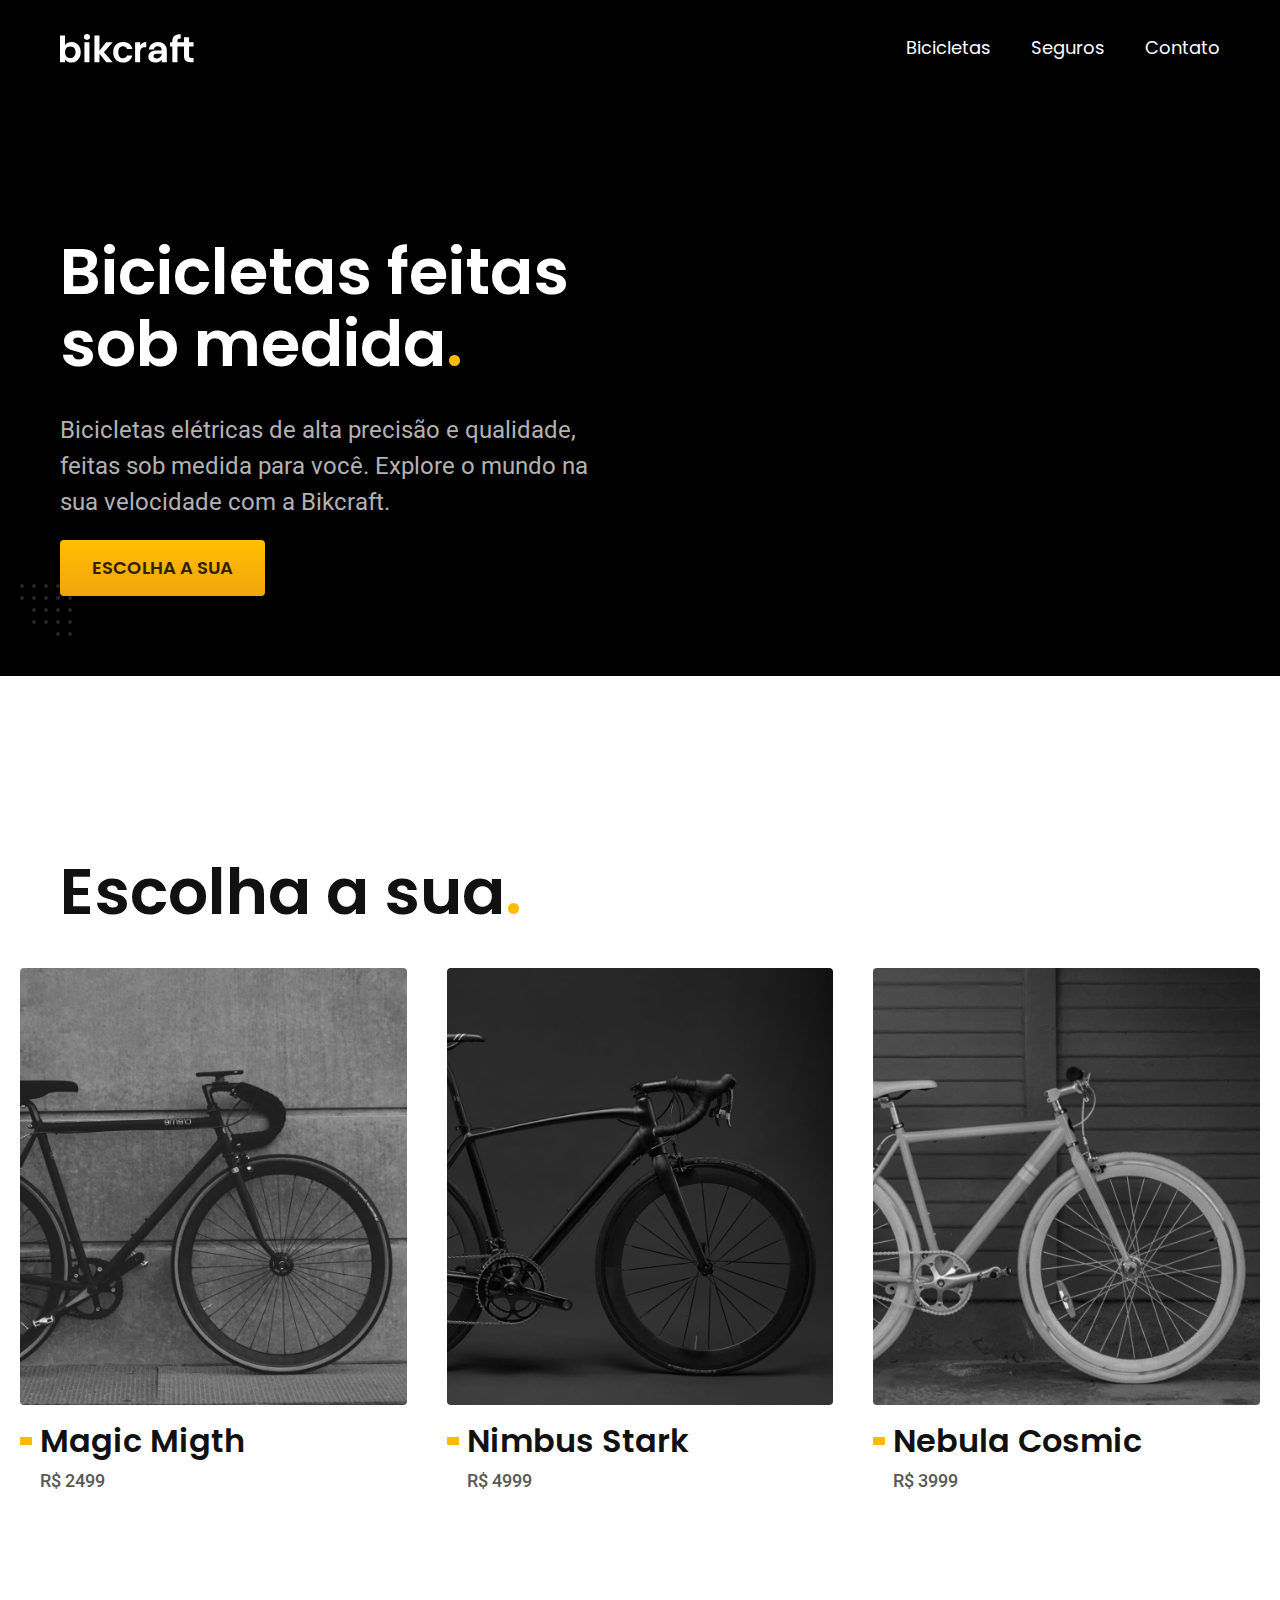
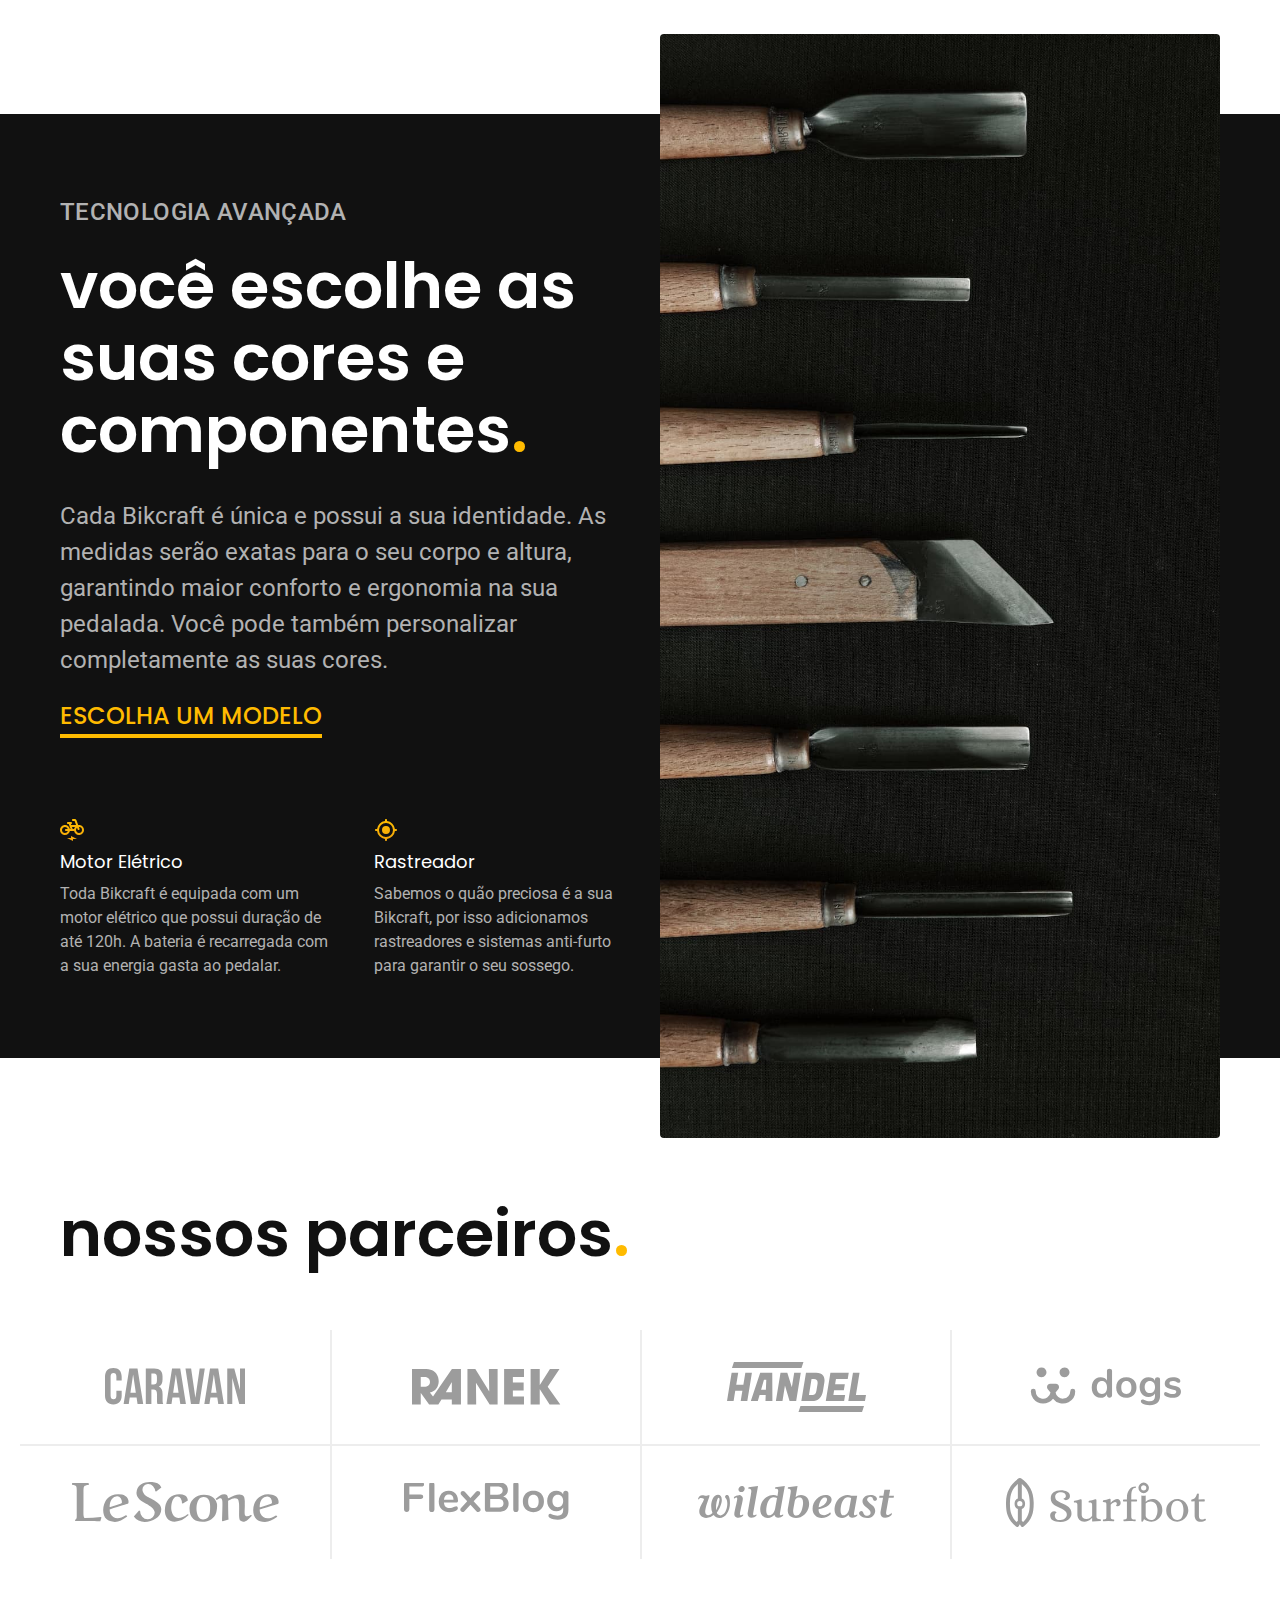
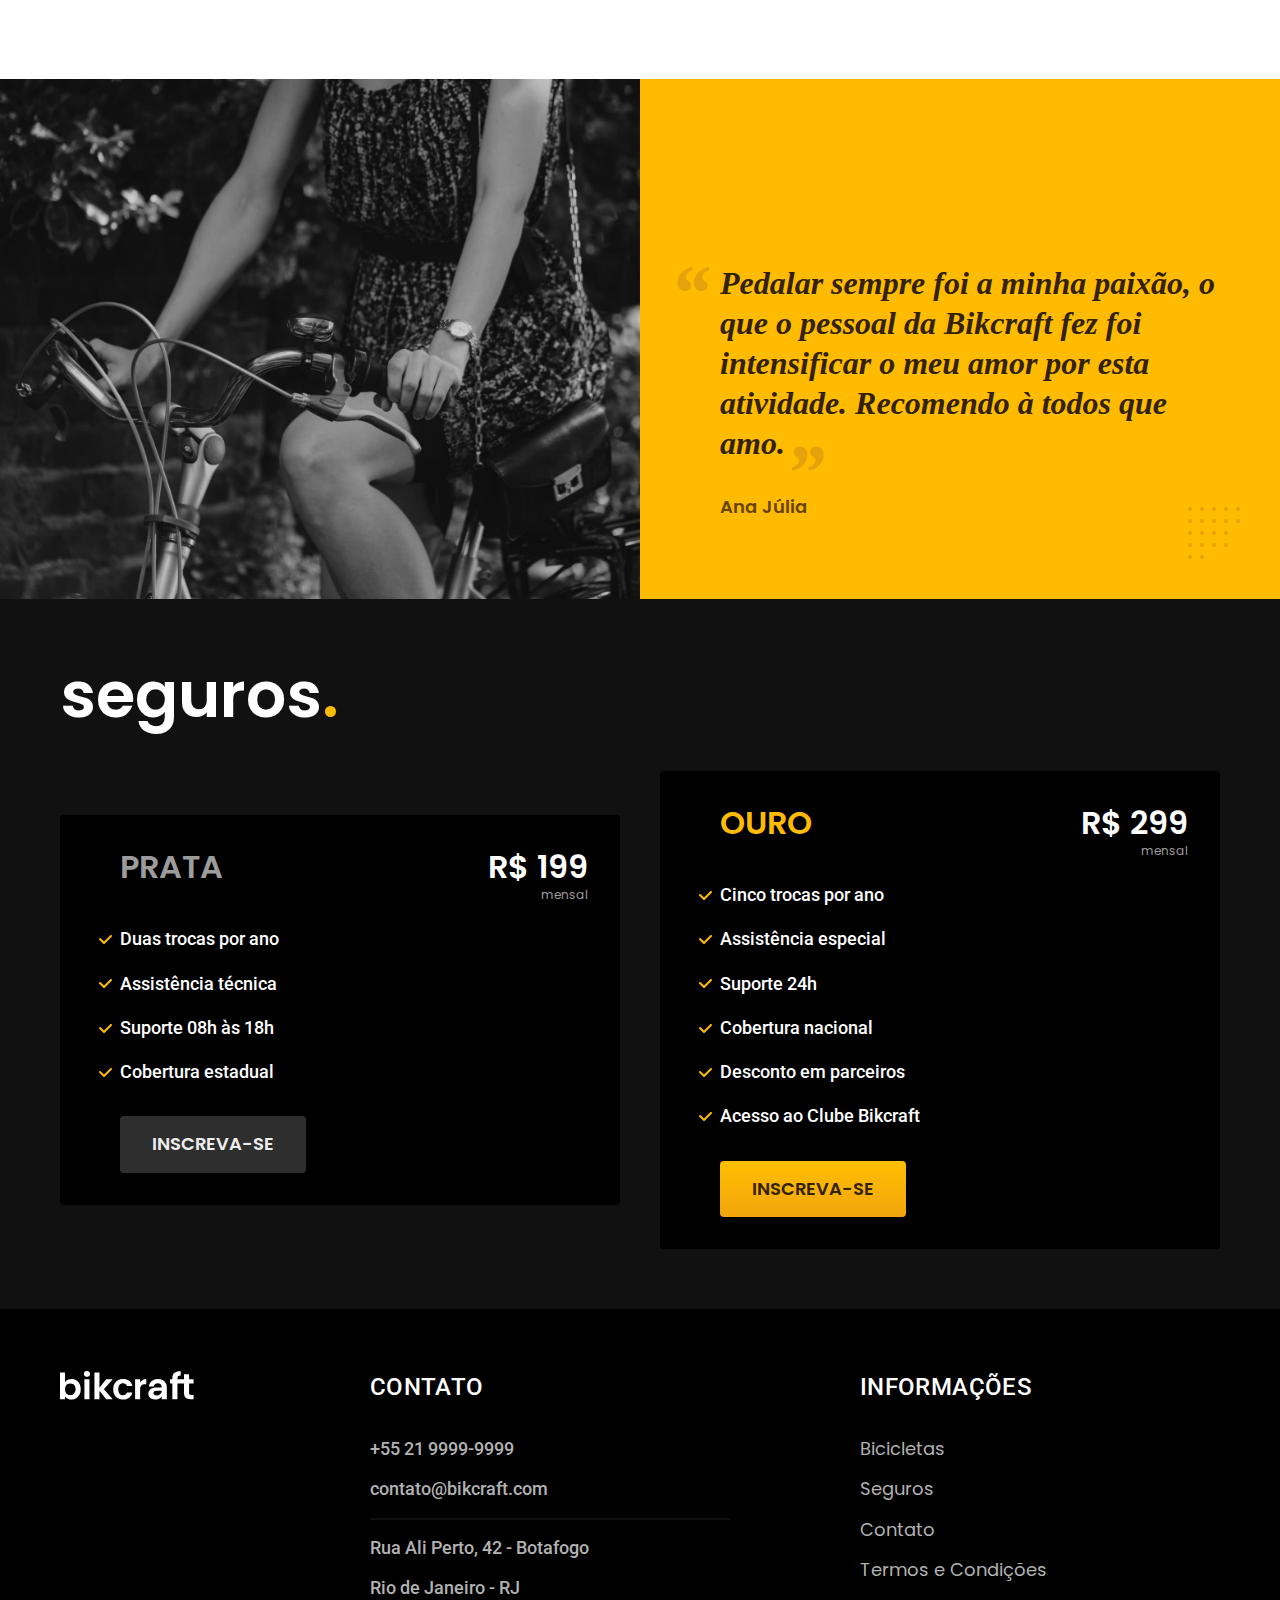
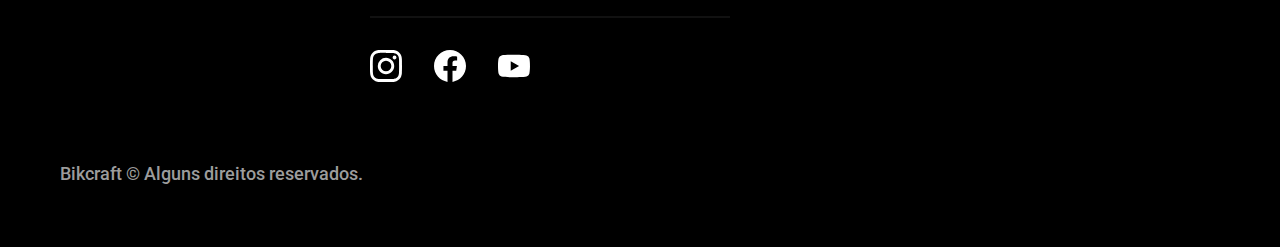
<file: index.html>
<!DOCTYPE html>
<html lang="pt-br">
<head>
    <meta charset="UTF-8">
    <meta http-equiv="X-UA-Compatible" content="IE=edge">
    <meta name="viewport" content="width=device-width, initial-scale=1.0">
    <title>Bikcraft - Bicicletas Elétricas</title>
    <meta name="description" content="Bicicletas eletricas de alta precisão e qualidade, feitas sob medida para o cliente. Explore o mundo na sua velocidade com a Bikcraft.">

      <link rel="stylesheet" href="./css/style.min.css">

   <link rel="icon" href="./favicon.svg" type="image/svg+xml">
   

  <link rel="preconnect" href="https://fonts.googleapis.com">
<link rel="preconnect" href="https://fonts.gstatic.com" crossorigin>
<link href="https://fonts.googleapis.com/css2?family=Poppins:wght@400;600&family=Roboto:wght@400;500&display=swap" rel="stylesheet">

 
   <script>document.documentElement.classList.add('js');</script></head>
<body>
    <header class="header-bg">
        <div class="header container">
            <a href="./"><img src="./img/bikcraft.svg" alt="Bikcraft"></a>
            <nav aria-label="primaria">
               <ul class="header-menu font-1-m cor-0">
                    <li><a  href="./bicicletas.html">Bicicletas</a></li>
                    <li><a  href="./seguros.html">Seguros</a></li>
                    <li><a  href="./contato.html">Contato</a></li>
                </ul>
             </nav>
        </div>
    </header>

    <main class="introducao-bg">
        <div class="introducao container">
            <div class="introducao-conteudo">
            <h1 class="font-1-xxl cor-0 fadeInDown" data-anime="200">Bicicletas feitas sob medida<span class="cor-p1">.</span></h1>
            <p class="font-2-l cor-5 fadeInDown" data-anime="400" >Bicicletas elétricas de alta precisão e qualidade, feitas sob medida para você. Explore o mundo na sua velocidade com a Bikcraft.</p>
            <a class="botao fadeInDown" data-anime="600" href="./bicicletas.html">Escolha a sua</a>
            </div>
            <div data-anime="800" class="fadeInDown">
                <img src="./img/fotos/introducao.jpg" alt="Bicicleta elétrica preta.">
            </div>
        </div>

    </main>
 
<article class="bicicletas-lista">
    <h2 class="container font-1-xxl">Escolha a sua<span class="cor-p1">.</span></h2>

    <ul>
        <li>
            <a href="./bicicletas/magic.html">
            <img src="./img/bicicletas/magic-home.jpg" alt="Bicicleta preta">
            <h3 class="font-1-xl">Magic Migth</h3>
            <span class="font-2-m cor-8">R$ 2499</span>
            </a>
        </li>

        <li>
            <a href="./bicicletas/nimbus.html">
            <img src="./img/bicicletas/nimbus-home.jpg" alt="Bicicleta preta">
            <h3 class="font-1-xl">Nimbus Stark</h3>
            <span class="font-2-m cor-8">R$ 4999</span>
            </a>
        </li>

        <li>
            <a href="./bicicletas/nebula.html">
            <img src="./img/bicicletas/nebula-home.jpg" alt="Bicicleta preta">
            <h3 class="font-1-xl">Nebula Cosmic</h3>
            <span class="font-2-m cor-8">R$ 3999</span>
            </a>
        </li>
    </ul>
</article> 

<article class="tecnologia-bg">
    <div class="tecnologia container">
      <div class="tecnologia-conteudo">
        <span class="font-2-l-b cor-5">Tecnologia Avançada</span>
        <h2 class="font-1-xxl cor-0">você escolhe as suas cores e componentes<span class="cor-p1">.</span></h2>
        <p class="font-2-l cor-5">Cada Bikcraft é única e possui a sua identidade. As medidas serão exatas para o seu corpo e altura, garantindo maior conforto e ergonomia na sua pedalada. Você pode também personalizar completamente as suas cores.</p>
        <a class="link" href="./bicicletas.html">Escolha um modelo</a>
        <div class="tecnologia-vantagens">
          <div>
            <img src="./img/icones/eletrica.svg" alt="">
            <h3 class="font-1-m cor-0">Motor Elétrico</h3>
            <p class="font-2-s cor-5">Toda Bikcraft é equipada com um motor elétrico que possui duração de até 120h. A bateria é recarregada com a sua energia gasta ao pedalar.</p>
          </div>
          <div>
            <img src="./img/icones/rastreador.svg" alt="">
            <h3 class="font-1-m cor-0">Rastreador</h3>
            <p class="font-2-s cor-5">Sabemos o quão preciosa é a sua Bikcraft, por isso adicionamos rastreadores e sistemas anti-furto para garantir o seu sossego.</p>
          </div>
        </div>
      </div>
      <div class="tecnologia-imagem">
        <img src="./img/fotos/tecnologia.jpg" alt="">
      </div>
    </div>
  </article>

  <section class="parceiros" aria-label="Nossos Parceiros">
    <h2 class="container font-1-xxl">nossos parceiros<span class="cor-p1">.</span></h2>

    <ul>
      <li><img src="./img/parceiros/caravan.svg" alt="caravan"></li>
      <li><img src="./img/parceiros/ranek.svg" alt="ranek"></li>
      <li><img src="./img/parceiros/handel.svg" alt="handel"></li>
      <li><img src="./img/parceiros/dogs.svg" alt="dogs"></li>
      <li><img src="./img/parceiros/lescone.svg" alt="lescone"></li>
      <li><img src="./img/parceiros/flexblog.svg" alt="flexblog"></li>
      <li><img src="./img/parceiros/wildbeast.svg" alt="wildbeast"></li>
      <li><img src="./img/parceiros/surfbot.svg" alt="surfbot"></li>
    </ul>
  </section>

  <section class="depoimento" aria-label="Depoimento">
    <div>
      <img src="./img/fotos/depoimento.jpg" alt="Pessoa pedalando uma bicicleta Bikcraft">
    </div>
    <div class="depoimento-conteudo">
      <blockquote class="font-1-xl cor-p5">
        <p>Pedalar sempre foi a minha paixão, o que o pessoal da Bikcraft fez foi intensificar o meu amor por esta atividade. Recomendo à todos que amo.</p>
      </blockquote>
      <span class="font-1-m-b cor-p4">Ana Júlia</span>
    </div>
  </section>

  <article class="seguros-bg">
    <div class="seguros container">
      <h2 class="font-1-xxl cor-0">seguros<span class="cor-p1">.</span></h2>
      <div class="seguros-item">
        <h3 class="font-1-xl cor-6">PRATA</h3>
        <span class="font-1-xl cor-0">R$ 199 <span class="font-1-xs cor-6">mensal</span></span>
        <ul class="font-2-m cor-0">
          <li>Duas trocas por ano</li>
          <li>Assistência técnica</li>
          <li>Suporte 08h às 18h</li>
          <li>Cobertura estadual</li>
        </ul>
        <a class="botao secundario" href="./orcamento.html">Inscreva-se</a>
      </div>

      <div class="seguros-item">
        <h3 class="font-1-xl cor-p1">OURO</h3>
        <span class="font-1-xl cor-0">R$ 299 <span class="font-1-xs cor-6">mensal</span></span>
        <ul class="font-2-m cor-0">
          <li>Cinco trocas por ano</li>
          <li>Assistência especial</li>
          <li>Suporte 24h</li>
          <li>Cobertura nacional</li>
          <li>Desconto em parceiros</li>
          <li>Acesso ao Clube Bikcraft</li>
        </ul>
        <a class="botao" href="./orcamento.html">Inscreva-se</a>
      </div>
    </div>
  </article>

  <footer class="footer-bg">
    <div class="footer container">
      <img src="./img/bikcraft.svg" alt="Bikcraft">
      <div class="footer-contato">
        <h3 class="font-2-l-b cor-0">Contato</h3>
        <ul class="font-2-m cor-5">
          <li><a href="tel:+552199999999">+55 21 9999-9999</a></li>
          <li><a href="mailto:contato@bikcraft.com">contato@bikcraft.com</a></li>
          <li>Rua Ali Perto, 42 - Botafogo</li>
          <li>Rio de Janeiro - RJ</li>
        </ul>
        <div class="footer-redes">
          <a href="./">
            <img src="./img/redes/instagram.svg" alt="Instagram">
          </a>
          <a href="./">
            <img src="./img/redes/facebook.svg" alt="Facebook">
          </a>
          <a href="./">
            <img src="./img/redes/youtube.svg" alt="Youtube">
          </a>
        </div>
      </div>
      <div class="footer-informacoes">
        <h3 class="font-2-l-b cor-0">Informações</h3>
        <nav>
          <ul class="font-1-m cor-5">
            <li><a href="./bicicletas.html">Bicicletas</a></li>
            <li><a href="./seguros.html">Seguros</a></li>
            <li><a href="./contato.html">Contato</a></li>
            <li><a href="./termos.html">Termos e Condições</a></li>
          </ul>
        </nav>
      </div>
      <p class="footer-copy font-2-m cor-6">Bikcraft © Alguns direitos reservados.</p>
    </div>
  </footer>
  <script src="./js/plugins/simple-anime.js"></script>
  <script src="./js/script.js"></script>
</body>
</html>
</file>
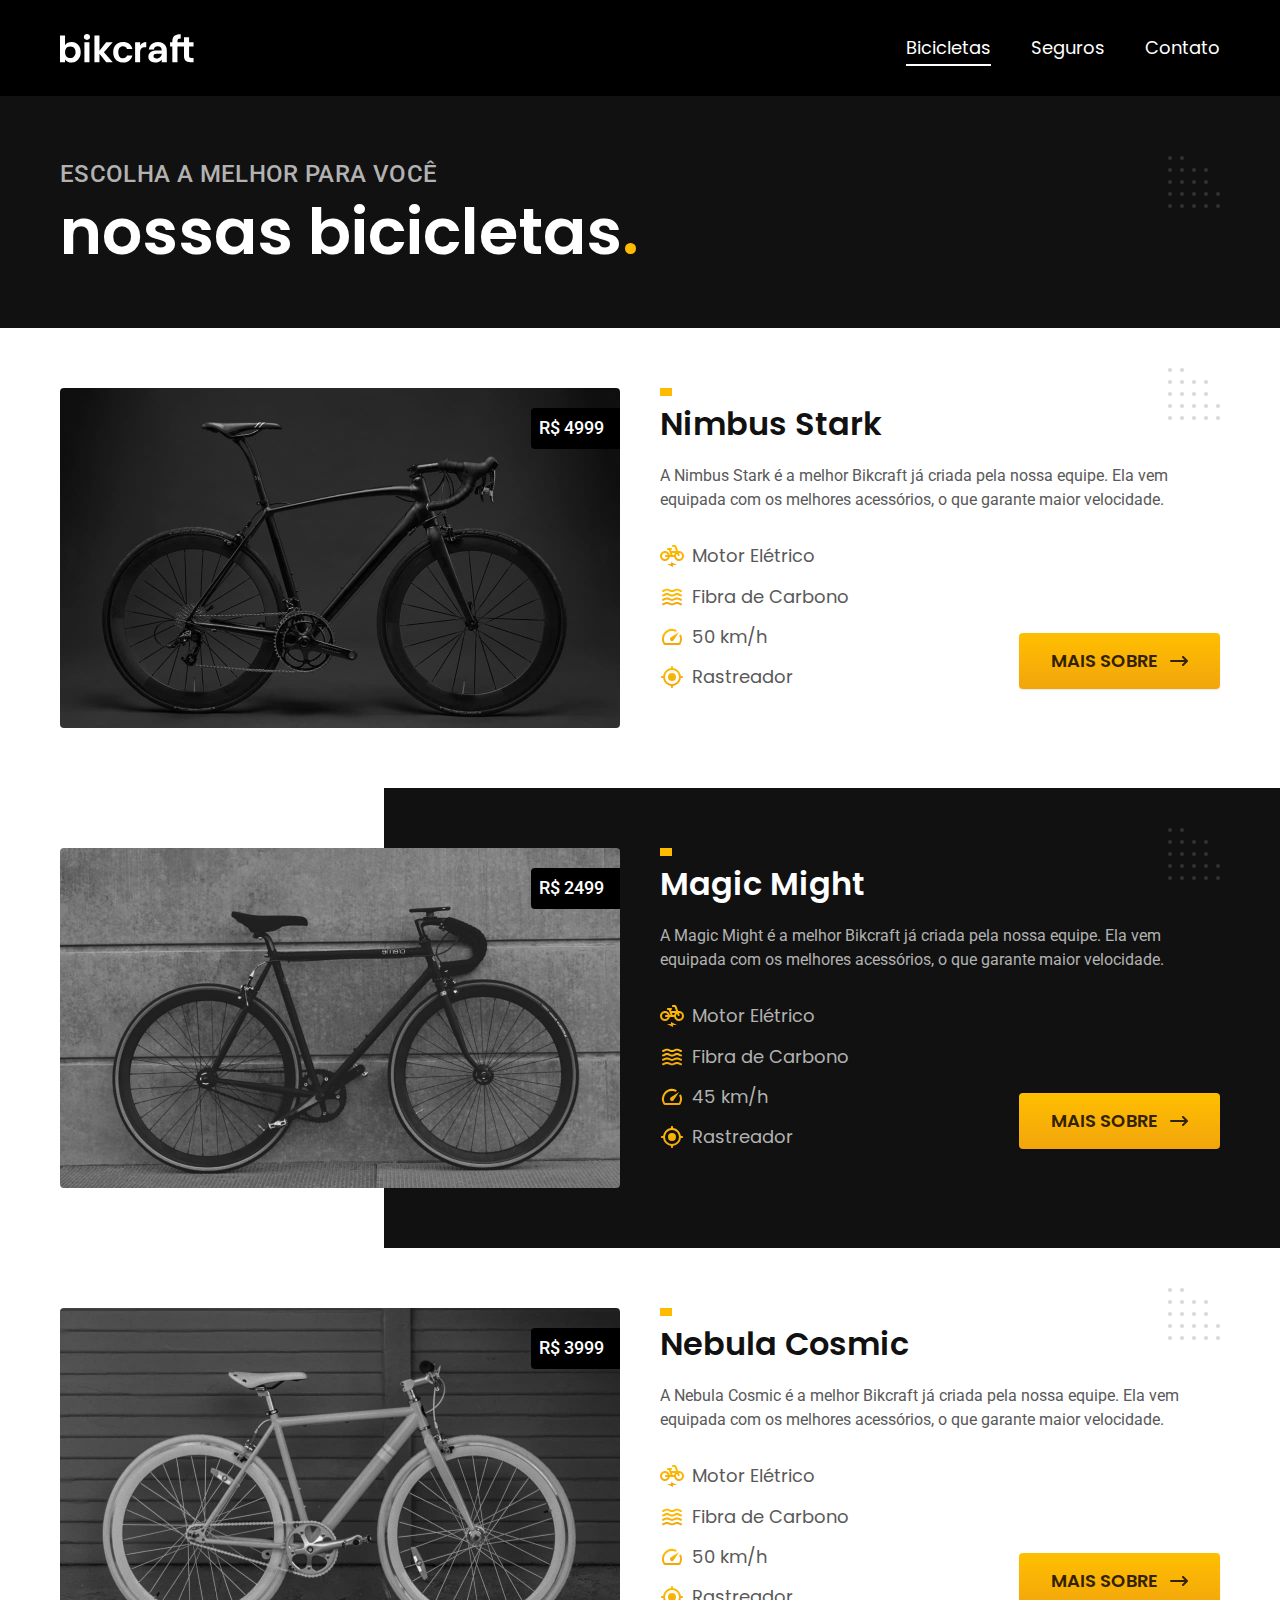
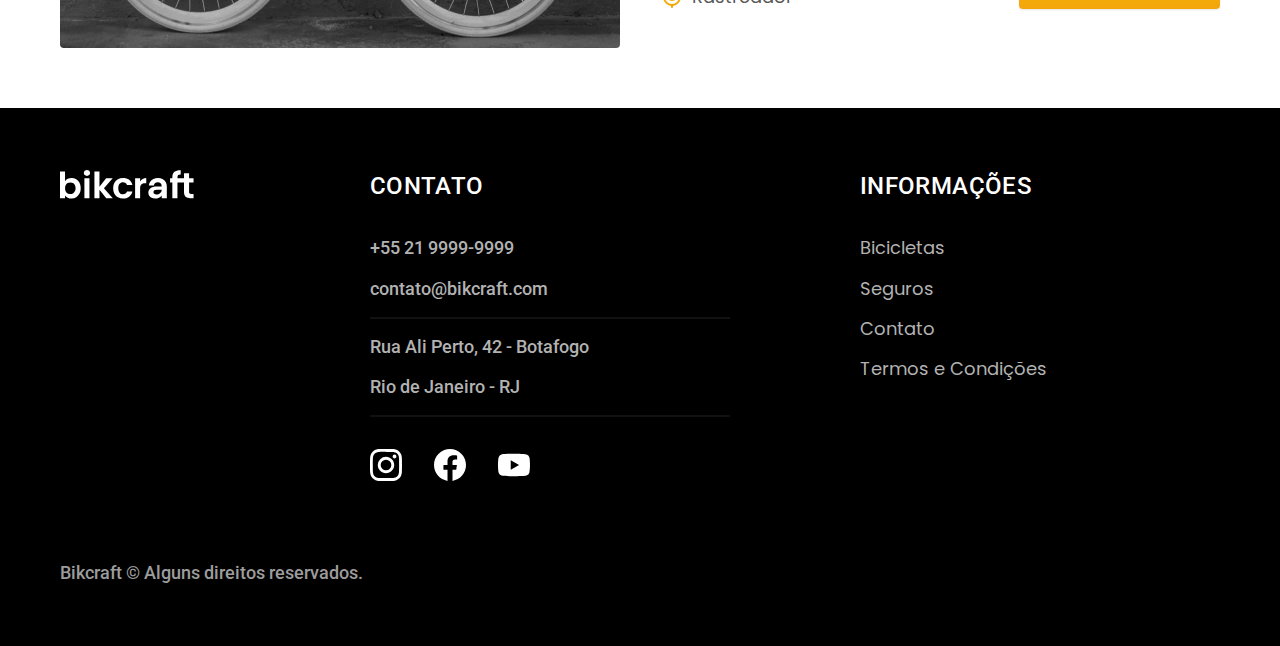
<file: bicicletas.html>
<!DOCTYPE html>
<html lang="pt-br">

<head>
  <meta charset="UTF-8">
  <meta name="viewport" content="width=device-width, initial-scale=1.0">

  <title>Bicicletas | Bikcraft</title>
  <meta name="description" content="Bicicletas">

    <link rel="stylesheet" href="./css/style.min.css">

   <link rel="icon" href="./favicon.svg" type="image/svg+xml"> <link rel="preconnect" href="https://fonts.googleapis.com">
<link rel="preconnect" href="https://fonts.gstatic.com" crossorigin>
<link href="https://fonts.googleapis.com/css2?family=Poppins:wght@400;600&family=Roboto:wght@400;500&display=swap" rel="stylesheet">

 
   <script>document.documentElement.classList.add('js');</script></head>
<body id="bicicletas">
  <header class="header-bg">
    <div class="header container">
      <a href="./">
        <img src="./img/bikcraft.svg" alt="Bikcraft">
      </a>

      <nav aria-label="primaria">
        <ul class="header-menu font-1-m cor-0">
          <li><a href="./bicicletas.html">Bicicletas</a></li>
          <li><a href="./seguros.html">Seguros</a></li>
          <li><a href="./contato.html">Contato</a></li>
        </ul>
      </nav>
    </div>
  </header>

  <main>
    <div class="titulo-bg">
      <div class="titulo container">
        <p class="font-2-l-b cor-5">Escolha a melhor para você</p>
        <h1 class="font-1-xxl cor-0">nossas bicicletas<span class="cor-p1">.</span></h1>
      </div>
    </div>

    <div class="bicicletas container">
      <div class="bicicletas-imagem">
        <img src="./img/bicicletas/nimbus.jpg" alt="Bicicleta preta">
        <span class="font-2-m cor-0">R$ 4999</span>
      </div>
      <div class="bicicletas-conteudo">
        <h2 class="font-1-xl">Nimbus Stark</h2>
        <p class="font-2-s cor-8">A Nimbus Stark é a melhor Bikcraft já criada pela nossa equipe. Ela vem equipada com os melhores acessórios, o que garante maior velocidade.</p>
        <ul class="font-1-m cor-8">
          <li>
            <img src="./img/icones/eletrica.svg" alt="">
            Motor Elétrico
          </li>
          <li>
            <img src="./img/icones/carbono.svg" alt="">
            Fibra de Carbono
          </li>
          <li>
            <img src="./img/icones/velocidade.svg" alt="">
            50 km/h
          </li>
          <li>
            <img src="./img/icones/rastreador.svg" alt="">
            Rastreador
          </li>
        </ul>
        <a class="botao seta" href="./bicicletas/nimbus.html">Mais Sobre</a>
      </div>
    </div>

    <div class="bicicletas-bg">
      <div class="bicicletas container">
        <div class="bicicletas-imagem">
          <img src="./img/bicicletas/magic.jpg" alt="Bicicleta preta">
          <span class="font-2-m cor-0">R$ 2499</span>
        </div>
        <div class="bicicletas-conteudo">
          <h2 class="font-1-xl cor-0">Magic Might</h2>
          <p class="font-2-s cor-5">A Magic Might é a melhor Bikcraft já criada pela nossa equipe. Ela vem equipada com os melhores acessórios, o que garante maior velocidade.</p>
          <ul class="font-1-m cor-5">
            <li>
              <img src="./img/icones/eletrica.svg" alt="">
              Motor Elétrico
            </li>
            <li>
              <img src="./img/icones/carbono.svg" alt="">
              Fibra de Carbono
            </li>
            <li>
              <img src="./img/icones/velocidade.svg" alt="">
              45 km/h
            </li>
            <li>
              <img src="./img/icones/rastreador.svg" alt="">
              Rastreador
            </li>
          </ul>
          <a class="botao seta" href="./bicicletas/magic.html">Mais Sobre</a>
        </div>
      </div>
    </div>

    <div class="bicicletas container">
      <div class="bicicletas-imagem">
        <img src="./img/bicicletas/nebula.jpg" alt="Bicicleta preta">
        <span class="font-2-m cor-0">R$ 3999</span>
      </div>
      <div class="bicicletas-conteudo">
        <h2 class="font-1-xl">Nebula Cosmic</h2>
        <p class="font-2-s cor-8">A Nebula Cosmic é a melhor Bikcraft já criada pela nossa equipe. Ela vem equipada com os melhores acessórios, o que garante maior velocidade.</p>
        <ul class="font-1-m cor-8">
          <li>
            <img src="./img/icones/eletrica.svg" alt="">
            Motor Elétrico
          </li>
          <li>
            <img src="./img/icones/carbono.svg" alt="">
            Fibra de Carbono
          </li>
          <li>
            <img src="./img/icones/velocidade.svg" alt="">
            50 km/h
          </li>
          <li>
            <img src="./img/icones/rastreador.svg" alt="">
            Rastreador
          </li>
        </ul>
        <a class="botao seta" href="./bicicletas/nebula.html">Mais Sobre</a>
      </div>
    </div>

  </main>

  <footer class="footer-bg">
    <div class="footer container">
      <img src="./img/bikcraft.svg" alt="Bikcraft">
      <div class="footer-contato">
        <h3 class="font-2-l-b cor-0">Contato</h3>
        <ul class="font-2-m cor-5">
          <li><a href="tel:+552199999999">+55 21 9999-9999</a></li>
          <li><a href="mailto:contato@bikcraft.com">contato@bikcraft.com</a></li>
          <li>Rua Ali Perto, 42 - Botafogo</li>
          <li>Rio de Janeiro - RJ</li>
        </ul>
        <div class="footer-redes">
          <a href="./">
            <img src="./img/redes/instagram.svg" alt="Instagram">
          </a>
          <a href="./">
            <img src="./img/redes/facebook.svg" alt="Facebook">
          </a>
          <a href="./">
            <img src="./img/redes/youtube.svg" alt="Youtube">
          </a>
        </div>
      </div>
      <div class="footer-informacoes">
        <h3 class="font-2-l-b cor-0">Informações</h3>
        <nav>
          <ul class="font-1-m cor-5">
            <li><a href="./bicicletas.html">Bicicletas</a></li>
            <li><a href="./seguros.html">Seguros</a></li>
            <li><a href="./contato.html">Contato</a></li>
            <li><a href="./termos.html">Termos e Condições</a></li>
          </ul>
        </nav>
      </div>
      <p class="footer-copy font-2-m cor-6">Bikcraft © Alguns direitos reservados.</p>
    </div>
  </footer>
  <script src="./js/script.js"></script>
</body>
</html>
</file>
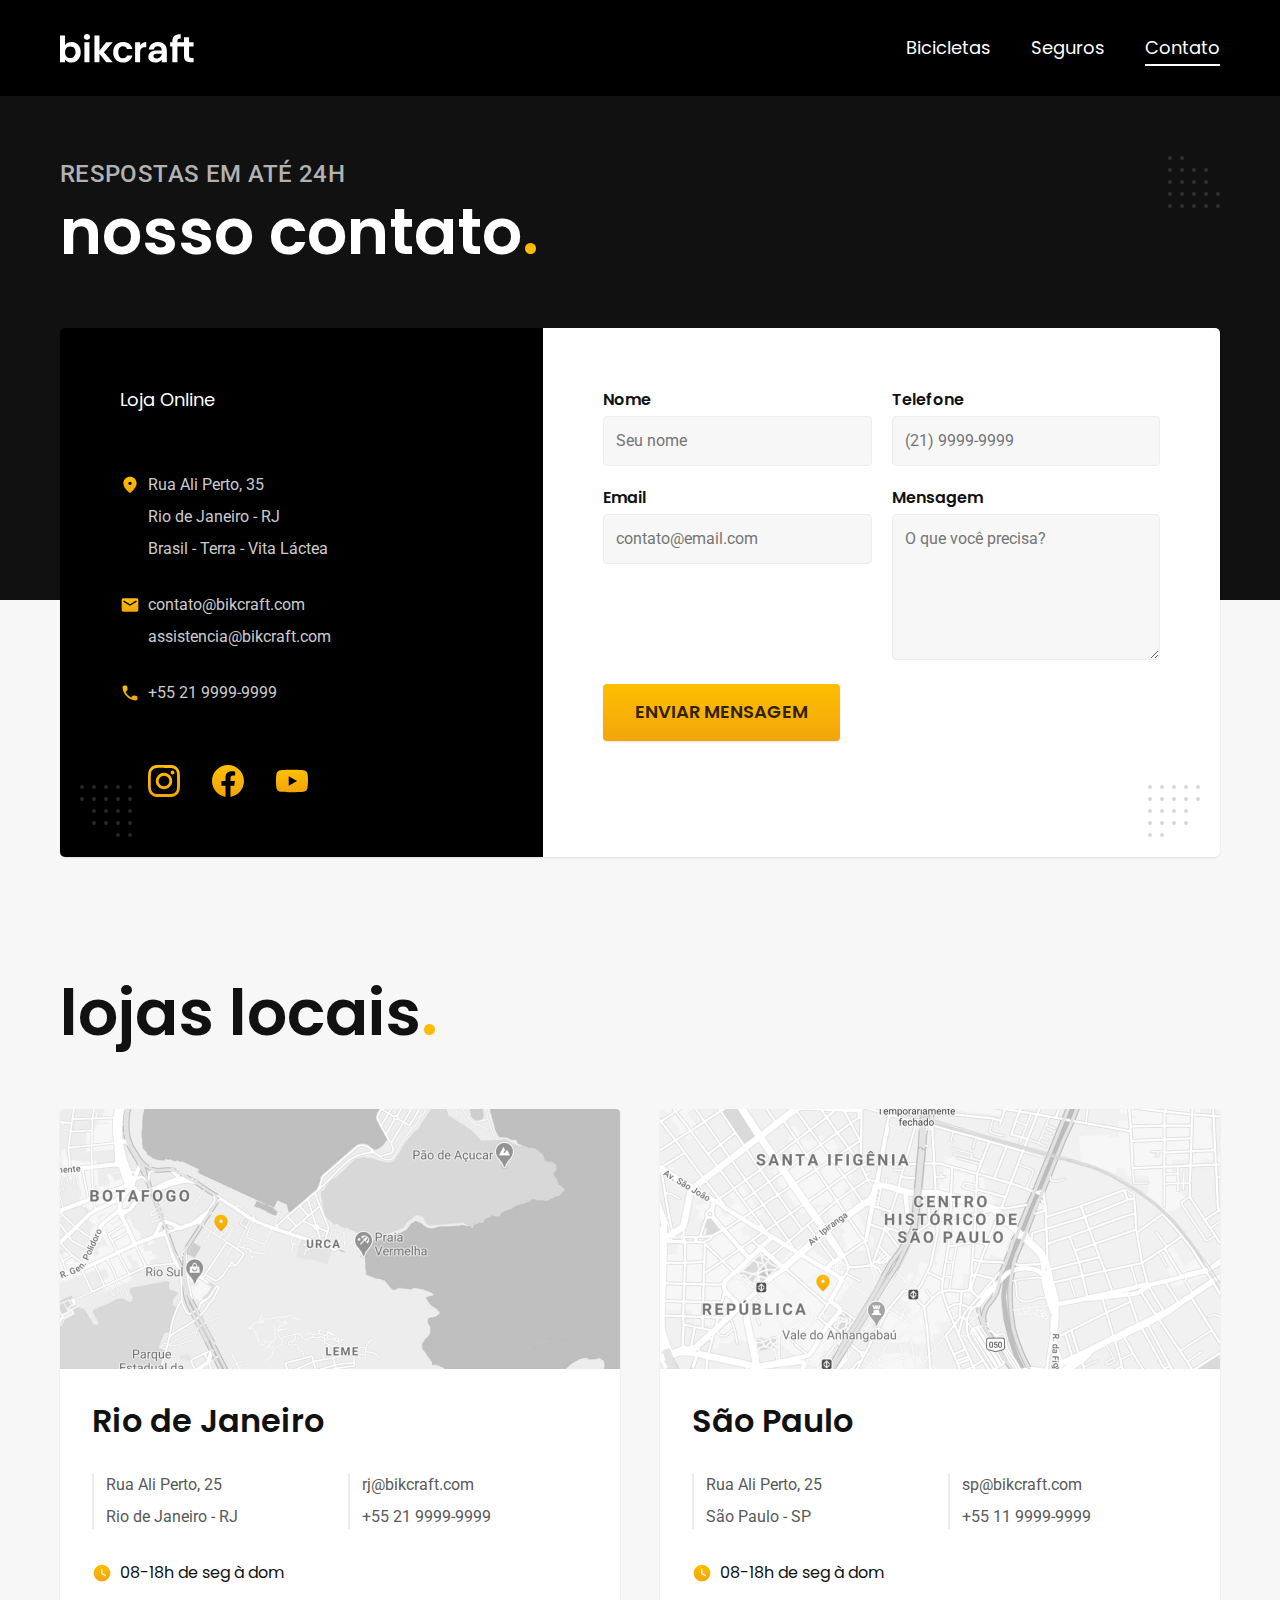
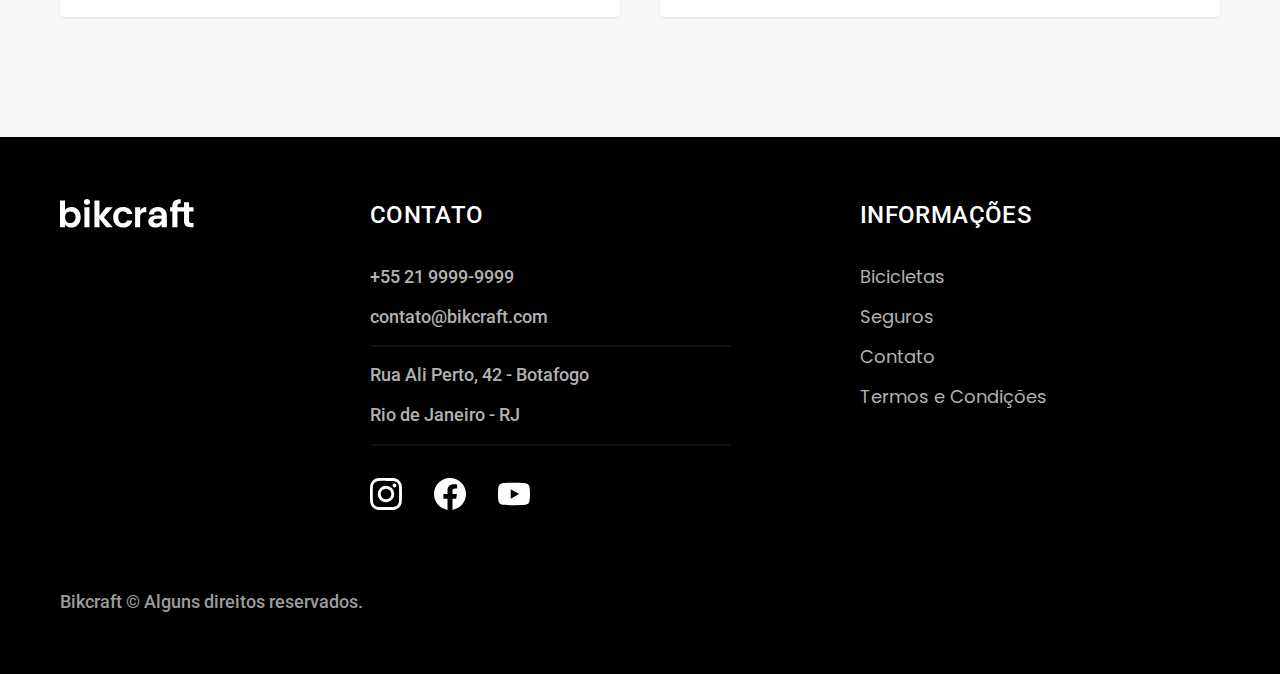
<file: contato.html>
<!DOCTYPE html>
<html lang="pt-br">

<head>
  <meta charset="UTF-8">
  <meta name="viewport" content="width=device-width, initial-scale=1.0">

  <title>Contato | Bikcraft</title>
  <meta name="description" content="Contato.">

    <link rel="stylesheet" href="./css/style.min.css">

   <link rel="icon" href="./favicon.svg" type="image/svg+xml"> <link rel="preconnect" href="https://fonts.googleapis.com">
<link rel="preconnect" href="https://fonts.gstatic.com" crossorigin>
<link href="https://fonts.googleapis.com/css2?family=Poppins:wght@400;600&family=Roboto:wght@400;500&display=swap" rel="stylesheet">

 
   <script>document.documentElement.classList.add('js');</script></head>
<body id="contato">
  <header class="header-bg">
    <div class="header container">
      <a href="./">
        <img src="./img/bikcraft.svg" alt="Bikcraft">
      </a>

      <nav aria-label="primaria">
        <ul class="header-menu font-1-m cor-0">
          <li><a href="./bicicletas.html">Bicicletas</a></li>
          <li><a href="./seguros.html">Seguros</a></li>
          <li><a href="./contato.html">Contato</a></li>
        </ul>
      </nav>
    </div>
  </header>

  <main>
    <div class="titulo-bg">
      <div class="titulo container">
        <p class="font-2-l-b cor-5">Respostas em até 24h</p>
        <h1 class="font-1-xxl cor-0">nosso contato<span class="cor-p1">.</span></h1>
      </div>
    </div>

    <div class="contato container">
      <section class="contato-dados" aria-label="Endereço">
        <h2 class="font-1-m cor-0">Loja Online</h2>
        <div class="contato-endereco font-2-s cor-4">
          <p>Rua Ali Perto, 35</p>
          <p>Rio de Janeiro - RJ</p>
          <p>Brasil - Terra - Vita Láctea</p>
        </div>
        <address class="contato-meios font-2-s cor-4">
          <a href="mailto:contato@bikcraft.com">contato@bikcraft.com</a>
          <a href="mailto:assistencia@bikcraft.com">assistencia@bikcraft.com</a>
          <a href="tel:+552199999999">+55 21 9999-9999</a>
        </address>
        <div class="contato-redes">
          <a href="./">
            <img src="./img/redes/instagram-p.svg" alt="Instagram">
          </a>
          <a href="./">
            <img src="./img/redes/facebook-p.svg" alt="Facebook">
          </a>
          <a href="./">
            <img src="./img/redes/youtube-p.svg" alt="Youtube">
          </a>
        </div>
      </section>
      <section class="contato-formulario" aria-label="Formulário">
        <form class="form" action="./contato.html">
          <div>
            <label for="nome">Nome</label>
            <input type="text" id="nome" name="nome" placeholder="Seu nome">
          </div>
          <div>
            <label for="telefone">Telefone</label>
            <input type="text" id="telefone" name="telefone" placeholder="(21) 9999-9999">
          </div>
          <div>
            <label for="email">Email</label>
            <input type="email" id="email" name="email" placeholder="contato@email.com">
          </div>
          <div>
            <label for="mensagem">Mensagem</label>
            <textarea rows="5" id="mensagem" name="mensagem" placeholder="O que você precisa?"></textarea>
          </div>
          <button class="botao">Enviar Mensagem</button>
        </form>
      </section>
    </div>
  </main>

  <article class="lojas container">
    <h2 class="font-1-xxl">lojas locais<span class="cor-p1">.</span></h2>
    <div class="lojas-item">
      <img src="./img/lojas/rj.jpg" alt="mapa marcando o endereço em Rua Ali Perto, 25 - Rio de Janeiro - RJ">
      <div class="lojas-conteudo">
        <h3 class="font-1-xl">Rio de Janeiro</h3>
        <div class="lojas-dados font-2-s cor-8">
          <p>Rua Ali Perto, 25</p>
          <p>Rio de Janeiro - RJ</p>
        </div>
        <div class="lojas-dados font-2-s cor-8">
          <a href="mailto:rj@bikcraft.com">rj@bikcraft.com</a>
          <a href="tel:+552199999999">+55 21 9999-9999</a>
        </div>
        <p class="lojas-tempo font-1-s"><img src="./img/icones/horario.svg" alt="">08-18h de seg à dom</p>
      </div>
    </div>

    <div class="lojas-item">
      <img src="./img/lojas/sp.jpg" alt="mapa marcando o endereço em Rua Ali Perto, 25 - São Paulo - SP">
      <div class="lojas-conteudo">
        <h3 class="font-1-xl">São Paulo</h3>
        <div class="lojas-dados font-2-s cor-8">
          <p>Rua Ali Perto, 25</p>
          <p>São Paulo - SP</p>
        </div>
        <div class="lojas-dados font-2-s cor-8">
          <a href="mailto:sp@bikcraft.com">sp@bikcraft.com</a>
          <a href="tel:+551199999999">+55 11 9999-9999</a>
        </div>
        <p class="lojas-tempo font-1-s"><img src="./img/icones/horario.svg" alt="">08-18h de seg à dom</p>
      </div>
    </div>
  </article>
  <footer class="footer-bg">
    <div class="footer container">
      <img src="./img/bikcraft.svg" alt="Bikcraft">
      <div class="footer-contato">
        <h3 class="font-2-l-b cor-0">Contato</h3>
        <ul class="font-2-m cor-5">
          <li><a href="tel:+552199999999">+55 21 9999-9999</a></li>
          <li><a href="mailto:contato@bikcraft.com">contato@bikcraft.com</a></li>
          <li>Rua Ali Perto, 42 - Botafogo</li>
          <li>Rio de Janeiro - RJ</li>
        </ul>
        <div class="footer-redes">
          <a href="./">
            <img src="./img/redes/instagram.svg" alt="Instagram">
          </a>
          <a href="./">
            <img src="./img/redes/facebook.svg" alt="Facebook">
          </a>
          <a href="./">
            <img src="./img/redes/youtube.svg" alt="Youtube">
          </a>
        </div>
      </div>
      <div class="footer-informacoes">
        <h3 class="font-2-l-b cor-0">Informações</h3>
        <nav>
          <ul class="font-1-m cor-5">
            <li><a href="./bicicletas.html">Bicicletas</a></li>
            <li><a href="./seguros.html">Seguros</a></li>
            <li><a href="./contato.html">Contato</a></li>
            <li><a href="./termos.html">Termos e Condições</a></li>
          </ul>
        </nav>
      </div>
      <p class="footer-copy font-2-m cor-6">Bikcraft © Alguns direitos reservados.</p>
    </div>
  </footer>
  <script src="./js/script.js"></script>
</body>
</html>
</file>
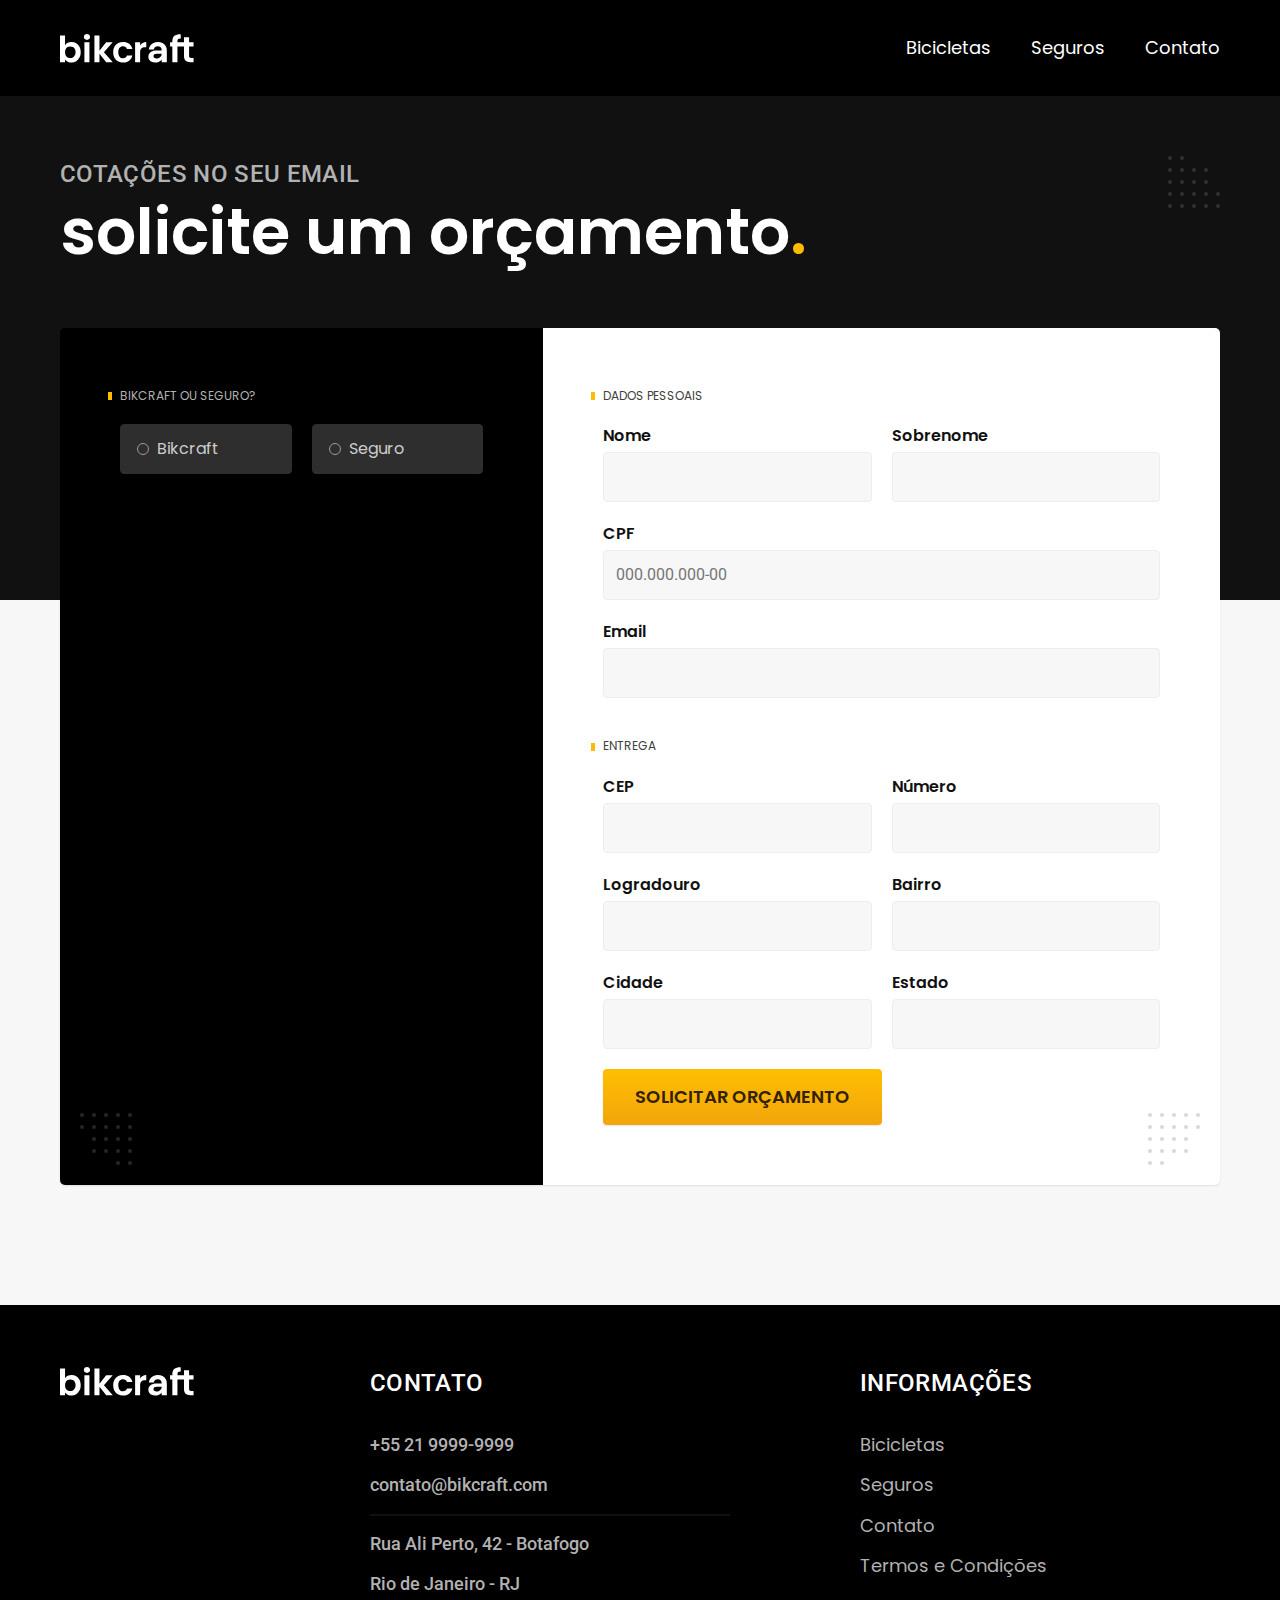
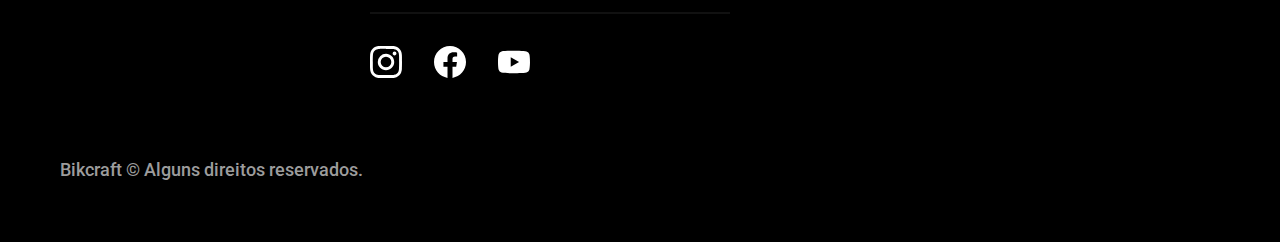
<file: orcamento.html>
<!DOCTYPE html>
<html lang="pt-br">

<head>
  <meta charset="UTF-8">
  <meta name="viewport" content="width=device-width, initial-scale=1.0">

  <title>Orçamento | Bikcraft</title>
  <meta name="description" content="Orçamento.">

    <link rel="stylesheet" href="./css/style.min.css">

   <link rel="icon" href="./favicon.svg" type="image/svg+xml"> <link rel="preconnect" href="https://fonts.googleapis.com">
<link rel="preconnect" href="https://fonts.gstatic.com" crossorigin>
<link href="https://fonts.googleapis.com/css2?family=Poppins:wght@400;600&family=Roboto:wght@400;500&display=swap" rel="stylesheet">

 
   <script>document.documentElement.classList.add('js');</script></head>
<body id="orcamento">
  <header class="header-bg">
    <div class="header container">
      <a href="./">
        <img src="./img/bikcraft.svg" alt="Bikcraft">
      </a>

      <nav aria-label="primaria">
        <ul class="header-menu font-1-m cor-0">
          <li><a href="./bicicletas.html">Bicicletas</a></li>
          <li><a href="./seguros.html">Seguros</a></li>
          <li><a href="./contato.html">Contato</a></li>
        </ul>
      </nav>
    </div>
  </header>

  <main>
    <div class="titulo-bg">
      <div class="titulo container">
        <p class="font-2-l-b cor-5">Cotações no seu email</p>
        <h1 class="font-1-xxl cor-0">solicite um orçamento<span class="cor-p1">.</span></h1>
      </div>
    </div>

    <form class="orcamento container" action="./orcamento.html">
      <div class="orcamento-produto">
        <h2 class="font-1-xs cor-5">Bikcraft ou Seguro?</h2>

        <input type="radio" name="tipo" value="bikcraft" id="bikcraft">
        <label for="bikcraft">Bikcraft</label>

        <input type="radio" name="tipo" value="seguro" id="seguro">
        <label for="seguro">Seguro</label>

        <div class="orcamento-conteudo" id="orcamento-bikcraft">
          <h2 class="font-1-xs cor-5">Escolha a sua</h2>

          <input type="radio" name="produto" value="nimbus" id="nimbus">
          <label for="nimbus">Nimbus Stark <span>R$ 4999</span></label>
          <div class="orcamento-detalhes">
            <ul class="font-1-xs cor-8">
              <li><img src="./img/icones/eletrica.svg" alt=""> Motor Elétrico</li>
              <li><img src="./img/icones/carbono.svg" alt=""> Fibra de Carbono</li>
              <li><img src="./img/icones/velocidade.svg" alt=""> 50 km/h</li>
              <li><img src="./img/icones/rastreador.svg" alt=""> Rastreador</li>
            </ul>
            <img src="./img/bicicletas/nimbus.jpg" alt="Bicicleta preta">
          </div>

          <input type="radio" name="produto" value="magic" id="magic">
          <label for="magic">Magic Might <span>R$ 2499</span></label>
          <div class="orcamento-detalhes">
            <ul class="font-1-xs cor-8">
              <li><img src="./img/icones/eletrica.svg" alt=""> Motor Elétrico</li>
              <li><img src="./img/icones/carbono.svg" alt=""> Fibra de Carbono</li>
              <li><img src="./img/icones/velocidade.svg" alt=""> 45 km/h</li>
              <li><img src="./img/icones/rastreador.svg" alt=""> Rastreador</li>
            </ul>
            <img src="./img/bicicletas/magic.jpg" alt="Bicicleta preta">
          </div>

          <input type="radio" name="produto" value="nebula" id="nebula">
          <label for="nebula">Nebula Cosmic <span>R$ 3999</span></label>
          <div class="orcamento-detalhes">
            <ul class="font-1-xs cor-8">
              <li><img src="./img/icones/eletrica.svg" alt=""> Motor Elétrico</li>
              <li><img src="./img/icones/carbono.svg" alt=""> Fibra de Carbono</li>
              <li><img src="./img/icones/velocidade.svg" alt=""> 40 km/h</li>
              <li><img src="./img/icones/rastreador.svg" alt=""> Rastreador</li>
            </ul>
            <img src="./img/bicicletas/nebula.jpg" alt="Bicicleta branca">
          </div>

        </div>

        <div class="orcamento-conteudo" id="orcamento-seguro">
          <h2 class="font-1-xs cor-5">Escolha o plano</h2>

          <input type="radio" name="produto" value="prata" id="prata">
          <label for="prata">Prata <span>R$ 199</span></label>

          <input type="radio" name="produto" value="ouro" id="ouro">
          <label for="ouro">Ouro <span>R$ 299</span></label>
        </div>
      </div>
      <div class="orcamento-dados form">
        <h2 class="font-1-xs cor-9 col-2">dados pessoais</h2>
        <div>
          <label for="nome">Nome</label>
          <input type="text" id="nome" name="nome">
        </div>
        <div>
          <label for="sobrenome">Sobrenome</label>
          <input type="text" id="sobrenome" name="sobrenome">
        </div>
        <div class="col-2">
          <label for="cpf">CPF</label>
          <input type="text" id="cpf" name="cpf" placeholder="000.000.000-00">
        </div>
        <div class="col-2">
          <label for="email">Email</label>
          <input type="email" id="email" name="email">
        </div>
        <h2 class="font-1-xs cor-9 col-2">entrega</h2>
        <div>
          <label for="cep">CEP</label>
          <input type="text" id="cep" name="cep">
        </div>
        <div>
          <label for="numero">Número</label>
          <input type="text" id="numero" name="numero">
        </div>
        <div>
          <label for="logradouro">Logradouro</label>
          <input type="text" id="logradouro" name="logradouro">
        </div>
        <div>
          <label for="bairro">Bairro</label>
          <input type="text" id="bairro" name="bairro">
        </div>
        <div>
          <label for="cidade">Cidade</label>
          <input type="text" id="cidade" name="cidade">
        </div>
        <div>
          <label for="estado">Estado</label>
          <input type="text" id="estado" name="estado">
        </div>
        <button class="botao col-2">Solicitar Orçamento</button>
      </div>
    </form>
  </main>

  <footer class="footer-bg">
    <div class="footer container">
      <img src="./img/bikcraft.svg" alt="Bikcraft">
      <div class="footer-contato">
        <h3 class="font-2-l-b cor-0">Contato</h3>
        <ul class="font-2-m cor-5">
          <li><a href="tel:+552199999999">+55 21 9999-9999</a></li>
          <li><a href="mailto:contato@bikcraft.com">contato@bikcraft.com</a></li>
          <li>Rua Ali Perto, 42 - Botafogo</li>
          <li>Rio de Janeiro - RJ</li>
        </ul>
        <div class="footer-redes">
          <a href="./">
            <img src="./img/redes/instagram.svg" alt="Instagram">
          </a>
          <a href="./">
            <img src="./img/redes/facebook.svg" alt="Facebook">
          </a>
          <a href="./">
            <img src="./img/redes/youtube.svg" alt="Youtube">
          </a>
        </div>
      </div>
      <div class="footer-informacoes">
        <h3 class="font-2-l-b cor-0">Informações</h3>
        <nav>
          <ul class="font-1-m cor-5">
            <li><a href="./bicicletas.html">Bicicletas</a></li>
            <li><a href="./seguros.html">Seguros</a></li>
            <li><a href="./contato.html">Contato</a></li>
            <li><a href="./termos.html">Termos e Condições</a></li>
          </ul>
        </nav>
      </div>
      <p class="footer-copy font-2-m cor-6">Bikcraft © Alguns direitos reservados.</p>
    </div>
  </footer>
  <script src="./js/script.js"></script>
</body>
</html>
</file>
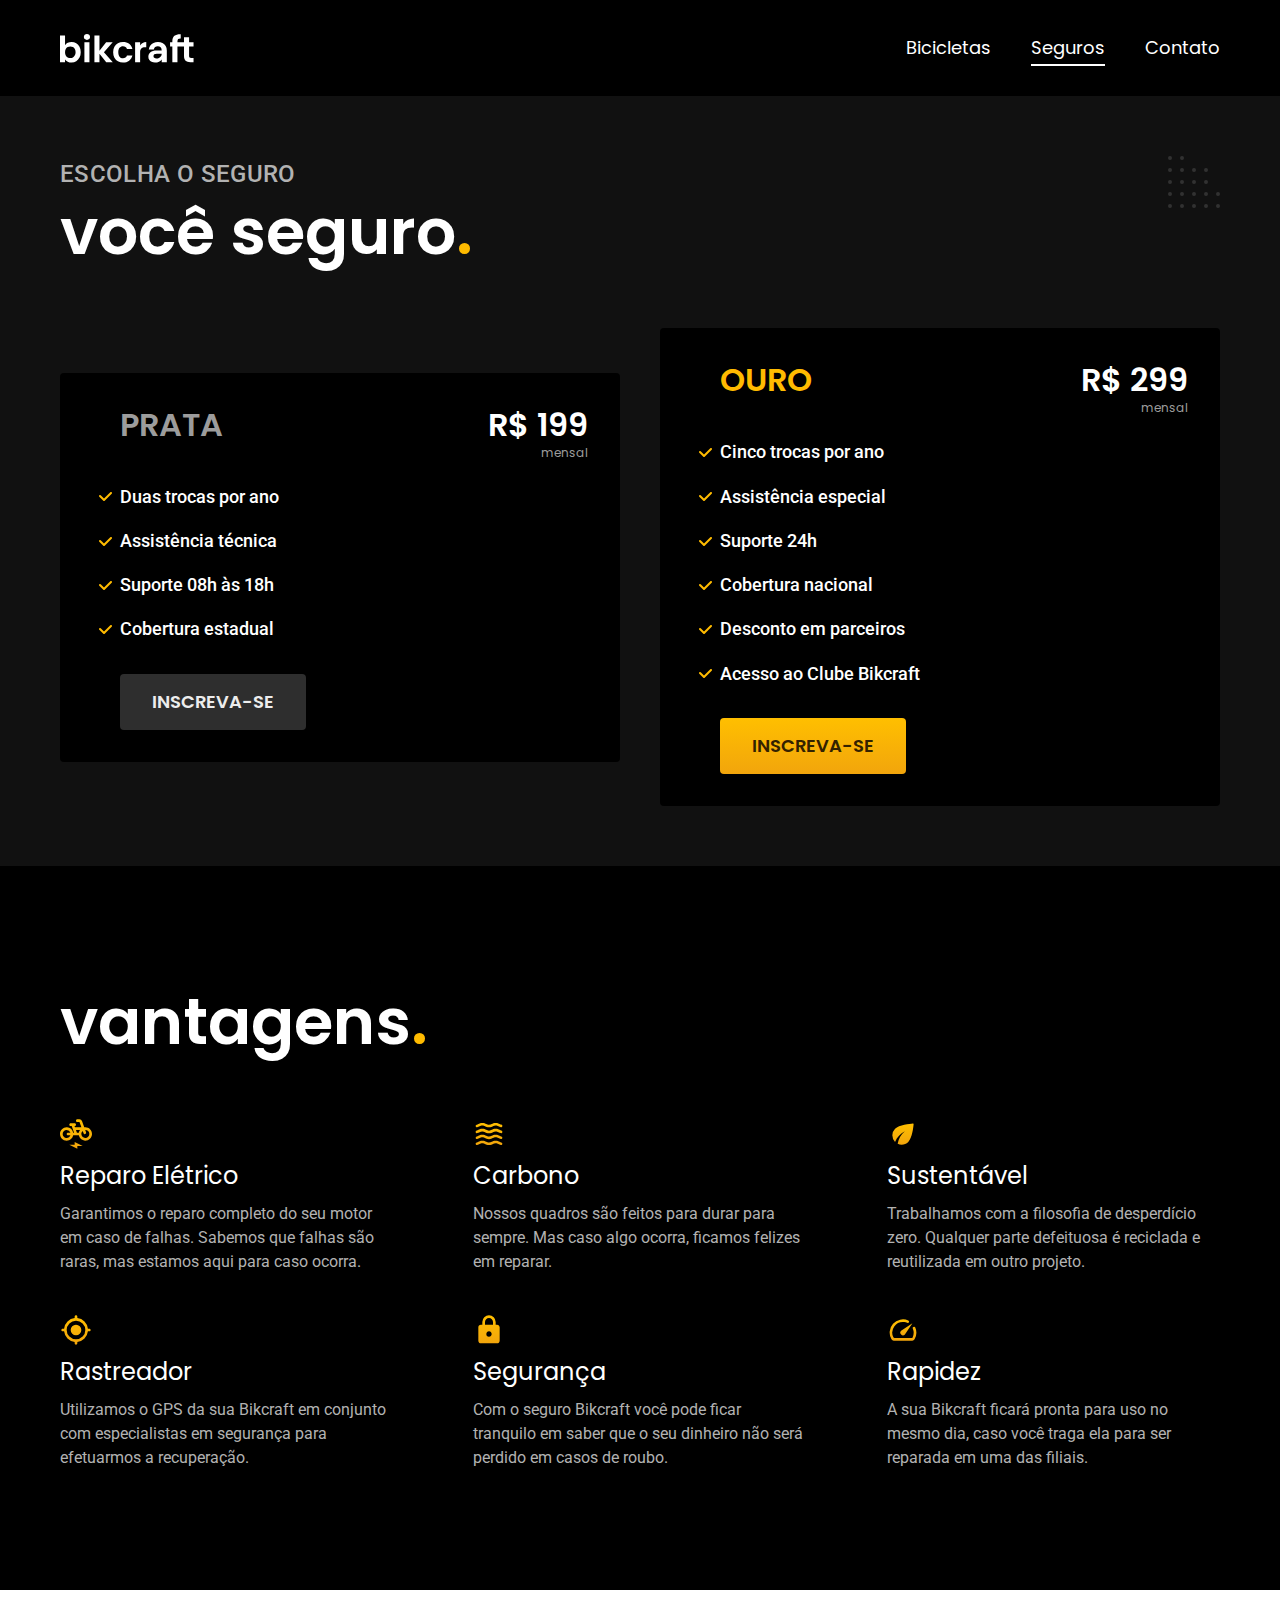
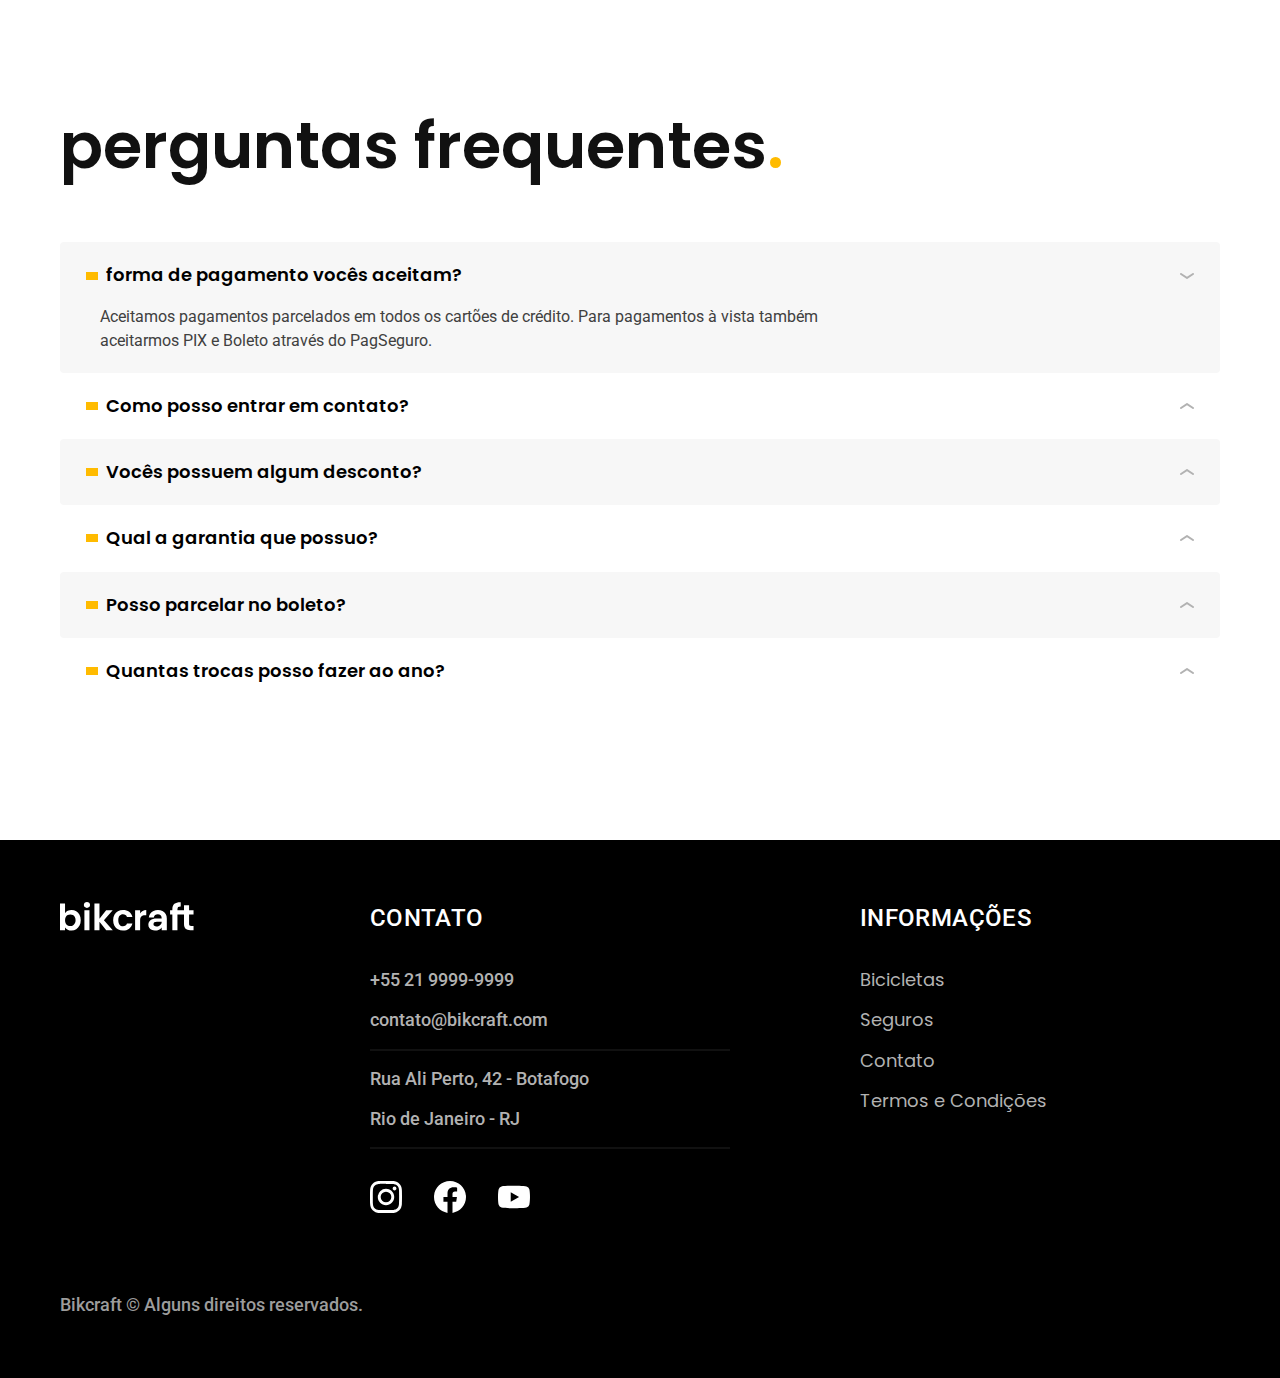
<file: seguros.html>
<!DOCTYPE html>
<html lang="pt-br">

<head>
  <meta charset="UTF-8">
  <meta name="viewport" content="width=device-width, initial-scale=1.0">

  <title>Seguros | Bikcraft</title>
  <meta name="description" content="Seguros.">

    <link rel="stylesheet" href="./css/style.min.css">

   <link rel="icon" href="./favicon.svg" type="image/svg+xml"> <link rel="preconnect" href="https://fonts.googleapis.com">
<link rel="preconnect" href="https://fonts.gstatic.com" crossorigin>
<link href="https://fonts.googleapis.com/css2?family=Poppins:wght@400;600&family=Roboto:wght@400;500&display=swap" rel="stylesheet">

 
   <script>document.documentElement.classList.add('js');</script></head>
<body id="seguros">
  <header class="header-bg">
    <div class="header container">
      <a href="./">
        <img src="./img/bikcraft.svg" alt="Bikcraft">
      </a>

      <nav aria-label="primaria">
        <ul class="header-menu font-1-m cor-0">
          <li><a href="./bicicletas.html">Bicicletas</a></li>
          <li><a href="./seguros.html">Seguros</a></li>
          <li><a href="./contato.html">Contato</a></li>
        </ul>
      </nav>
    </div>
  </header>

  <main class="seguros-bg">
    <div class="titulo-bg">
      <div class="titulo container">
        <p class="font-2-l-b cor-5">Escolha o seguro</p>
        <h1 class="font-1-xxl cor-0">você seguro<span class="cor-p1">.</span></h1>
      </div>
    </div>

    <div class="seguros container">

      <div class="seguros-item fadeInLeft" data-anime="200">
        <h3 class="font-1-xl cor-6">PRATA</h3>
        <span class="font-1-xl cor-0">R$ 199 <span class="font-1-xs cor-6">mensal</span></span>
        <ul class="font-2-m cor-0">
          <li>Duas trocas por ano</li>
          <li>Assistência técnica</li>
          <li>Suporte 08h às 18h</li>
          <li>Cobertura estadual</li>
        </ul>
        <a class="botao secundario" href="./orcamento.html?tipo=seguro&produto=prata">Inscreva-se</a>
      </div>

      <div class="seguros-item fadeInRight" data-anime="400">
        <h3 class="font-1-xl cor-p1">OURO</h3>
        <span class="font-1-xl cor-0">R$ 299 <span class="font-1-xs cor-6">mensal</span></span>
        <ul class="font-2-m cor-0">
          <li>Cinco trocas por ano</li>
          <li>Assistência especial</li>
          <li>Suporte 24h</li>
          <li>Cobertura nacional</li>
          <li>Desconto em parceiros</li>
          <li>Acesso ao Clube Bikcraft</li>
        </ul>
        <a class="botao" href="./orcamento.html?tipo=seguro&produto=ouro">Inscreva-se</a>
      </div>
    </div>
  </main>

  <article class="vantagens-bg">
    <div class="vantagens container">
      <h2 class="font-1-xxl cor-0">vantagens<span class="cor-p1">.</span></h2>
      <ul>
        <li>
          <img src="./img/icones/eletrica.svg" alt="">
          <h3 class="font-1-l cor-0">Reparo Elétrico</h3>
          <p class="font-2-s cor-5">Garantimos o reparo completo do seu motor em caso de falhas. Sabemos que falhas são raras, mas estamos aqui para caso ocorra.</p>
        </li>
        <li>
          <img src="./img/icones/carbono.svg" alt="">
          <h3 class="font-1-l cor-0">Carbono</h3>
          <p class="font-2-s cor-5">Nossos quadros são feitos para durar para sempre. Mas caso algo ocorra, ficamos felizes em reparar.</p>
        </li>
        <li>
          <img src="./img/icones/sustentavel.svg" alt="">
          <h3 class="font-1-l cor-0">Sustentável</h3>
          <p class="font-2-s cor-5">Trabalhamos com a filosofia de desperdício zero. Qualquer parte defeituosa é reciclada e reutilizada em outro projeto.</p>
        </li>
        <li>
          <img src="./img/icones/rastreador.svg" alt="">
          <h3 class="font-1-l cor-0">Rastreador</h3>
          <p class="font-2-s cor-5">Utilizamos o GPS da sua Bikcraft em conjunto com especialistas em segurança para efetuarmos a recuperação.</p>
        </li>
        <li>
          <img src="./img/icones/seguro.svg" alt="">
          <h3 class="font-1-l cor-0">Segurança</h3>
          <p class="font-2-s cor-5">Com o seguro Bikcraft você pode ficar tranquilo em saber que o seu dinheiro não será perdido em casos de roubo.</p>
        </li>
        <li>
          <img src="./img/icones/velocidade.svg" alt="">
          <h3 class="font-1-l cor-0">Rapidez</h3>
          <p class="font-2-s cor-5">A sua Bikcraft ficará pronta para uso no mesmo dia, caso você traga ela para ser reparada em uma das filiais.</p>
        </li>
      </ul>
    </div>
  </article>

  <article class="perguntas container">
    <h2 class="font-1-xxl">perguntas frequentes<span class="cor-p1">.</span></h2>

    <dl>
      <div>
        <dt><button class="font-1-m-b" aria-controls="pergunta1" aria-expanded="true"> forma de pagamento vocês aceitam?</button></dt>
        <dd id="pergunta1" class="font-2-s cor-9 ativa">Aceitamos pagamentos parcelados em todos os cartões de crédito. Para pagamentos à vista também aceitarmos PIX e Boleto através do PagSeguro.</dd>
      </div>
      <div>
        <dt><button class="font-1-m-b" aria-controls="pergunta2" aria-expanded="false"> Como posso entrar em contato?</button></dt>
        <dd id="pergunta2" class="font-2-s cor-9">Aceitamos pagamentos parcelados em todos os cartões de crédito. Para pagamentos à vista também aceitarmos PIX e Boleto através do PagSeguro.</dd>
      </div>
      <div>
        <dt><button class="font-1-m-b" aria-controls="pergunta3" aria-expanded="false">Vocês possuem algum desconto?</button></dt>
        <dd id="pergunta3" class="font-2-s cor-9">Aceitamos pagamentos parcelados em todos os cartões de crédito. Para pagamentos à vista também aceitarmos PIX e Boleto através do PagSeguro.</dd>
      </div>
      <div>
        <dt><button class="font-1-m-b" aria-controls="pergunta4" aria-expanded="false">Qual a garantia que possuo?</button></dt>
        <dd id="pergunta4" class="font-2-s cor-9">Aceitamos pagamentos parcelados em todos os cartões de crédito. Para pagamentos à vista também aceitarmos PIX e Boleto através do PagSeguro.</dd>
      </div>
      <div>
        <dt><button class="font-1-m-b" aria-controls="pergunta5" aria-expanded="false">Posso parcelar no boleto?</button></dt>
        <dd id="pergunta5" class="font-2-s cor-9">Aceitamos pagamentos parcelados em todos os cartões de crédito. Para pagamentos à vista também aceitarmos PIX e Boleto através do PagSeguro.</dd>
      </div>
      <div>
        <dt><button class="font-1-m-b" aria-controls="pergunta6" aria-expanded="false">Quantas trocas posso fazer ao ano?</button></dt>
        <dd id="pergunta6" class="font-2-s cor-9">Aceitamos pagamentos parcelados em todos os cartões de crédito. Para pagamentos à vista também aceitarmos PIX e Boleto através do PagSeguro.</dd>
      </div>
    </dl>
  </article>

  <footer class="footer-bg">
    <div class="footer container">
      <img src="./img/bikcraft.svg" alt="Bikcraft">
      <div class="footer-contato">
        <h3 class="font-2-l-b cor-0">Contato</h3>
        <ul class="font-2-m cor-5">
          <li><a href="tel:+552199999999">+55 21 9999-9999</a></li>
          <li><a href="mailto:contato@bikcraft.com">contato@bikcraft.com</a></li>
          <li>Rua Ali Perto, 42 - Botafogo</li>
          <li>Rio de Janeiro - RJ</li>
        </ul>
        <div class="footer-redes">
          <a href="./">
            <img src="./img/redes/instagram.svg" alt="Instagram">
          </a>
          <a href="./">
            <img src="./img/redes/facebook.svg" alt="Facebook">
          </a>
          <a href="./">
            <img src="./img/redes/youtube.svg" alt="Youtube">
          </a>
        </div>
      </div>
      <div class="footer-informacoes">
        <h3 class="font-2-l-b cor-0">Informações</h3>
        <nav>
          <ul class="font-1-m cor-5">
            <li><a href="./bicicletas.html">Bicicletas</a></li>
            <li><a href="./seguros.html">Seguros</a></li>
            <li><a href="./contato.html">Contato</a></li>
            <li><a href="./termos.html">Termos e Condições</a></li>
          </ul>
        </nav>
      </div>
      <p class="footer-copy font-2-m cor-6">Bikcraft © Alguns direitos reservados.</p>
    </div>
  </footer>
  <script src="./js/plugins/simple-anime.js"></script>
  <script src="./js/script.js"></script>
</body>
</html>
</file>
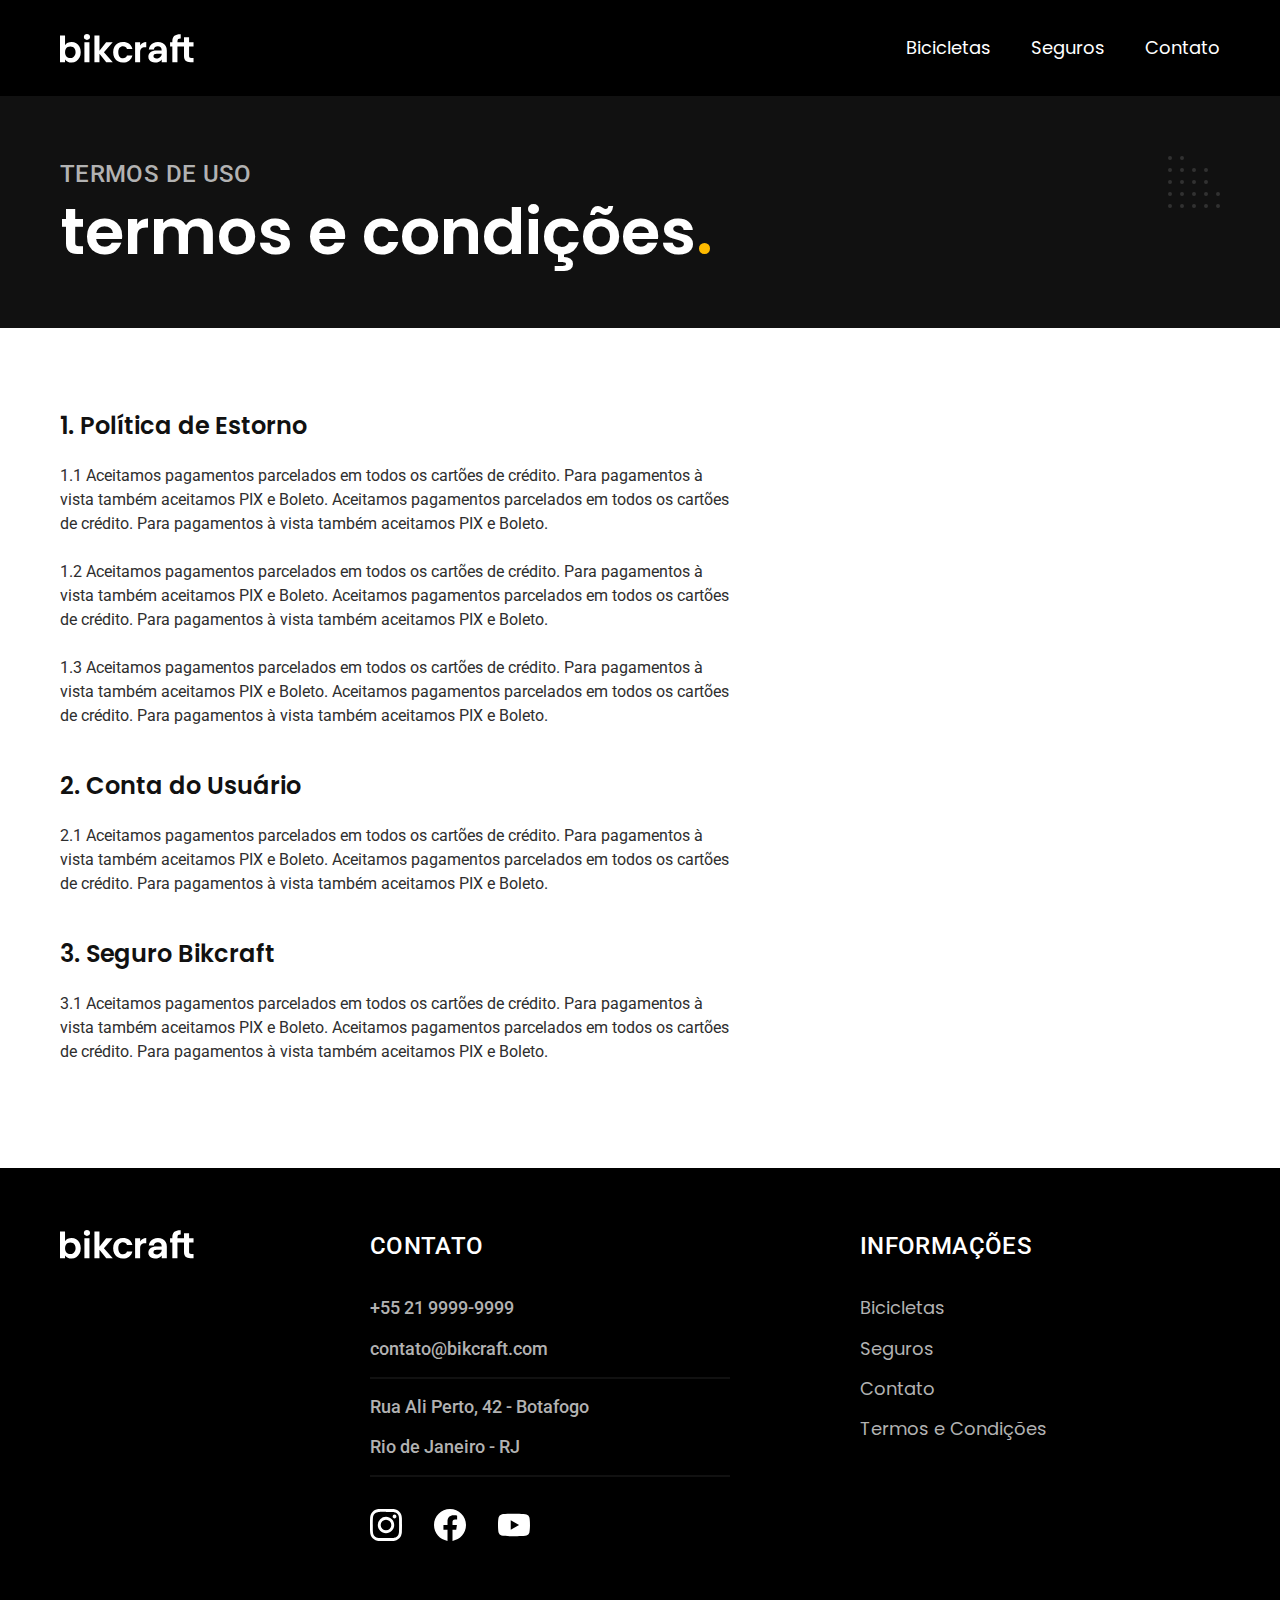
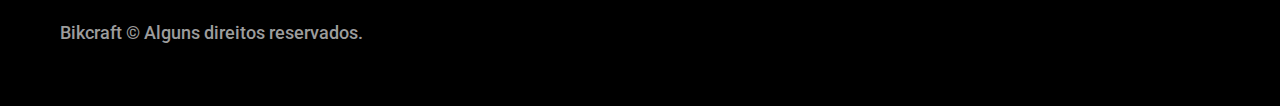
<file: termos.html>
<!DOCTYPE html>
<html lang="pt-br">

<head>
  <meta charset="UTF-8">
  <meta name="viewport" content="width=device-width, initial-scale=1.0">

  <title>Termos e Condições | Bikcraft</title>
  <meta name="description" content="Termos e condições.">

    <link rel="stylesheet" href="./css/style.min.css">

   <link rel="icon" href="./favicon.svg" type="image/svg+xml"> <link rel="preconnect" href="https://fonts.googleapis.com">
<link rel="preconnect" href="https://fonts.gstatic.com" crossorigin>
<link href="https://fonts.googleapis.com/css2?family=Poppins:wght@400;600&family=Roboto:wght@400;500&display=swap" rel="stylesheet">

 
   <script>document.documentElement.classList.add('js');</script></head>
<body>
  <header class="header-bg">
    <div class="header container">
      <a href="./">
        <img src="./img/bikcraft.svg" alt="Bikcraft">
      </a>

      <nav aria-label="primaria">
        <ul class="header-menu font-1-m cor-0">
          <li><a href="./bicicletas.html">Bicicletas</a></li>
          <li><a href="./seguros.html">Seguros</a></li>
          <li><a href="./contato.html">Contato</a></li>
        </ul>
      </nav>
    </div>
  </header>

  <main>
    <div class="titulo-bg">
      <div class="titulo container">
        <p class="font-2-l-b cor-5">Termos de uso</p>
        <h1 class="font-1-xxl cor-0">termos e condições<span class="cor-p1">.</span></h1>
      </div>
    </div>

    <div class="termos font-2-s cor-10 container">
      <h2 class="font-1-l cor-11">1. Política de Estorno</h2>
      <p>1.1 Aceitamos pagamentos parcelados em todos os cartões de crédito. Para pagamentos à vista também aceitamos PIX e Boleto. Aceitamos pagamentos parcelados em todos os cartões de crédito. Para pagamentos à vista também aceitamos PIX e Boleto.</p>
      <p>1.2 Aceitamos pagamentos parcelados em todos os cartões de crédito. Para pagamentos à vista também aceitamos PIX e Boleto. Aceitamos pagamentos parcelados em todos os cartões de crédito. Para pagamentos à vista também aceitamos PIX e Boleto.</p>
      <p>1.3 Aceitamos pagamentos parcelados em todos os cartões de crédito. Para pagamentos à vista também aceitamos PIX e Boleto. Aceitamos pagamentos parcelados em todos os cartões de crédito. Para pagamentos à vista também aceitamos PIX e Boleto.</p>
      <h2 class="font-1-l cor-11">2. Conta do Usuário</h2>
      <p>2.1 Aceitamos pagamentos parcelados em todos os cartões de crédito. Para pagamentos à vista também aceitamos PIX e Boleto. Aceitamos pagamentos parcelados em todos os cartões de crédito. Para pagamentos à vista também aceitamos PIX e Boleto.</p>
      <h2 class="font-1-l cor-11">3. Seguro Bikcraft</h2>
      <p>3.1 Aceitamos pagamentos parcelados em todos os cartões de crédito. Para pagamentos à vista também aceitamos PIX e Boleto. Aceitamos pagamentos parcelados em todos os cartões de crédito. Para pagamentos à vista também aceitamos PIX e Boleto.</p>
    </div>
  </main>

  <footer class="footer-bg">
    <div class="footer container">
      <img src="./img/bikcraft.svg" alt="Bikcraft">
      <div class="footer-contato">
        <h3 class="font-2-l-b cor-0">Contato</h3>
        <ul class="font-2-m cor-5">
          <li><a href="tel:+552199999999">+55 21 9999-9999</a></li>
          <li><a href="mailto:contato@bikcraft.com">contato@bikcraft.com</a></li>
          <li>Rua Ali Perto, 42 - Botafogo</li>
          <li>Rio de Janeiro - RJ</li>
        </ul>
        <div class="footer-redes">
          <a href="./">
            <img src="./img/redes/instagram.svg" alt="Instagram">
          </a>
          <a href="./">
            <img src="./img/redes/facebook.svg" alt="Facebook">
          </a>
          <a href="./">
            <img src="./img/redes/youtube.svg" alt="Youtube">
          </a>
        </div>
      </div>
      <div class="footer-informacoes">
        <h3 class="font-2-l-b cor-0">Informações</h3>
        <nav>
          <ul class="font-1-m cor-5">
            <li><a href="./bicicletas.html">Bicicletas</a></li>
            <li><a href="./seguros.html">Seguros</a></li>
            <li><a href="./contato.html">Contato</a></li>
            <li><a href="./termos.html">Termos e Condições</a></li>
          </ul>
        </nav>
      </div>
      <p class="footer-copy font-2-m cor-6">Bikcraft © Alguns direitos reservados.</p>
    </div>
  </footer>
  <script src="./js/script.js"></script>
</body>
</html>
</file>
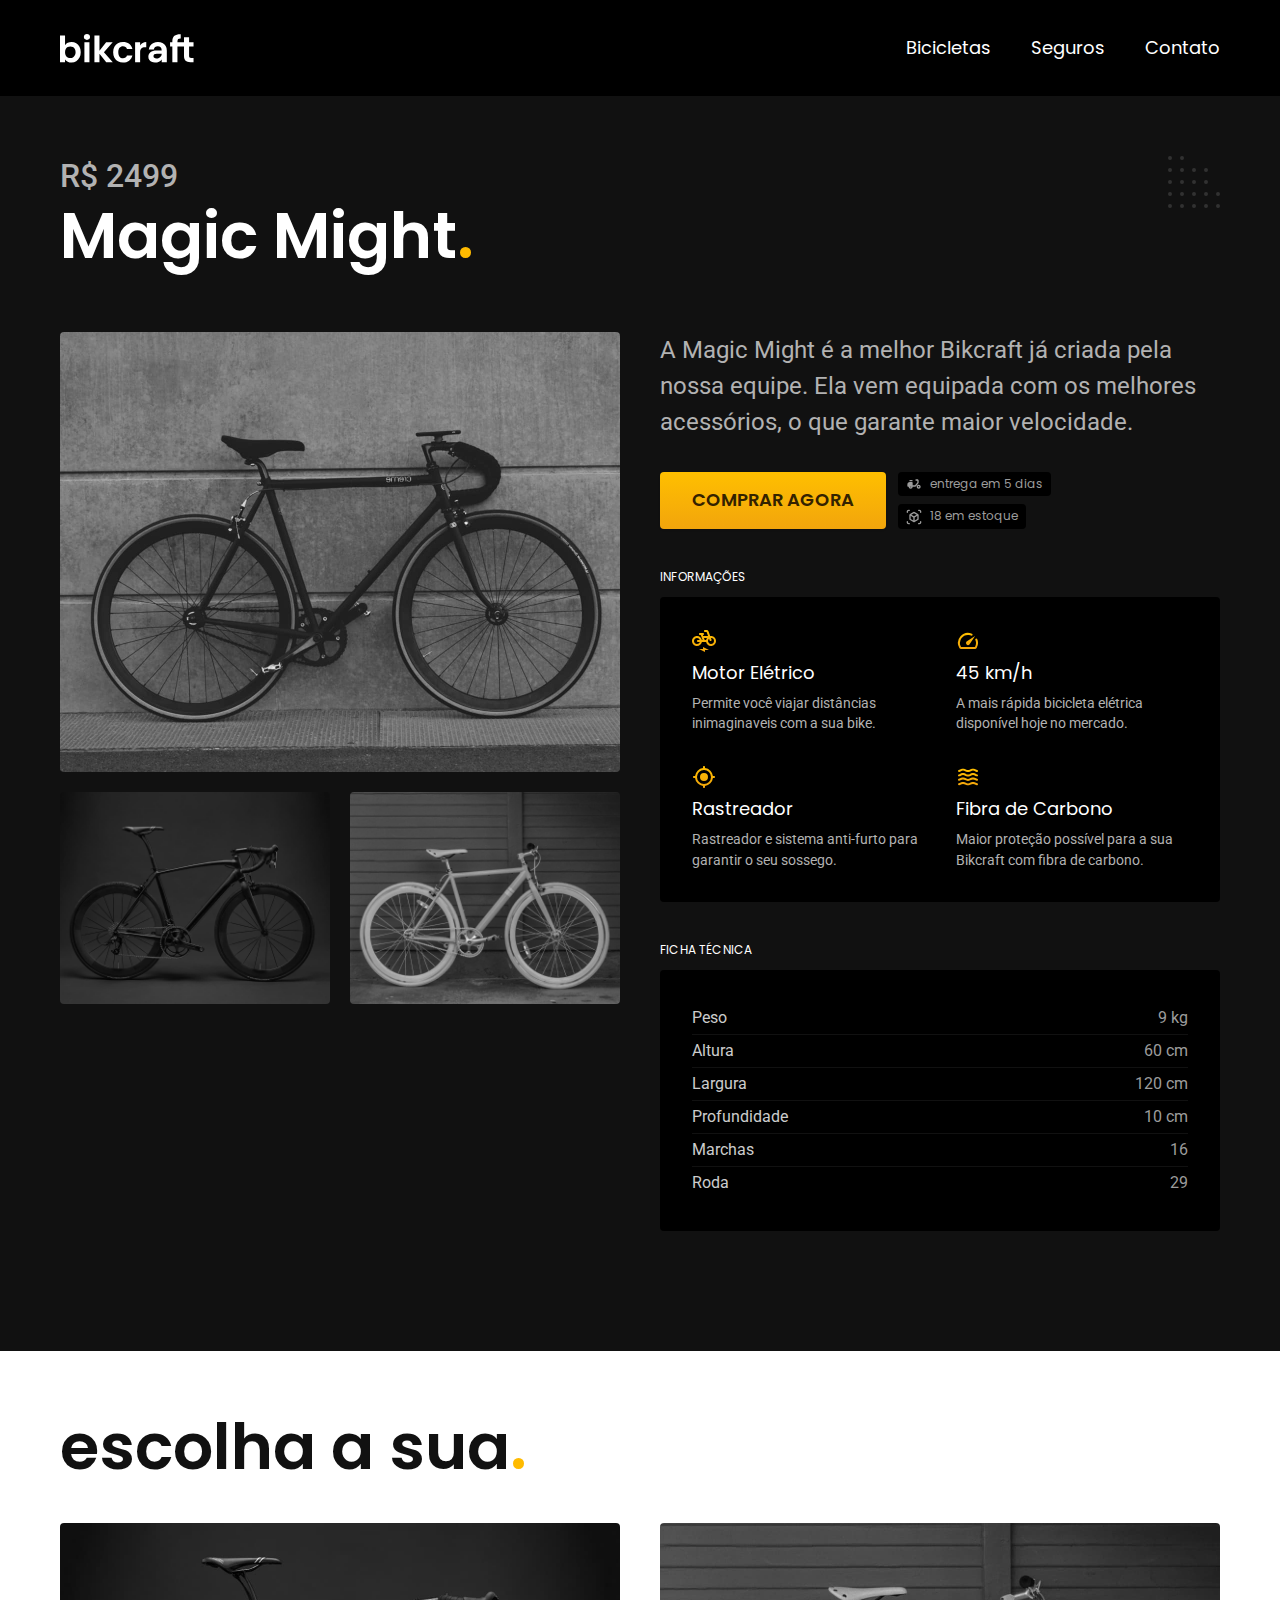
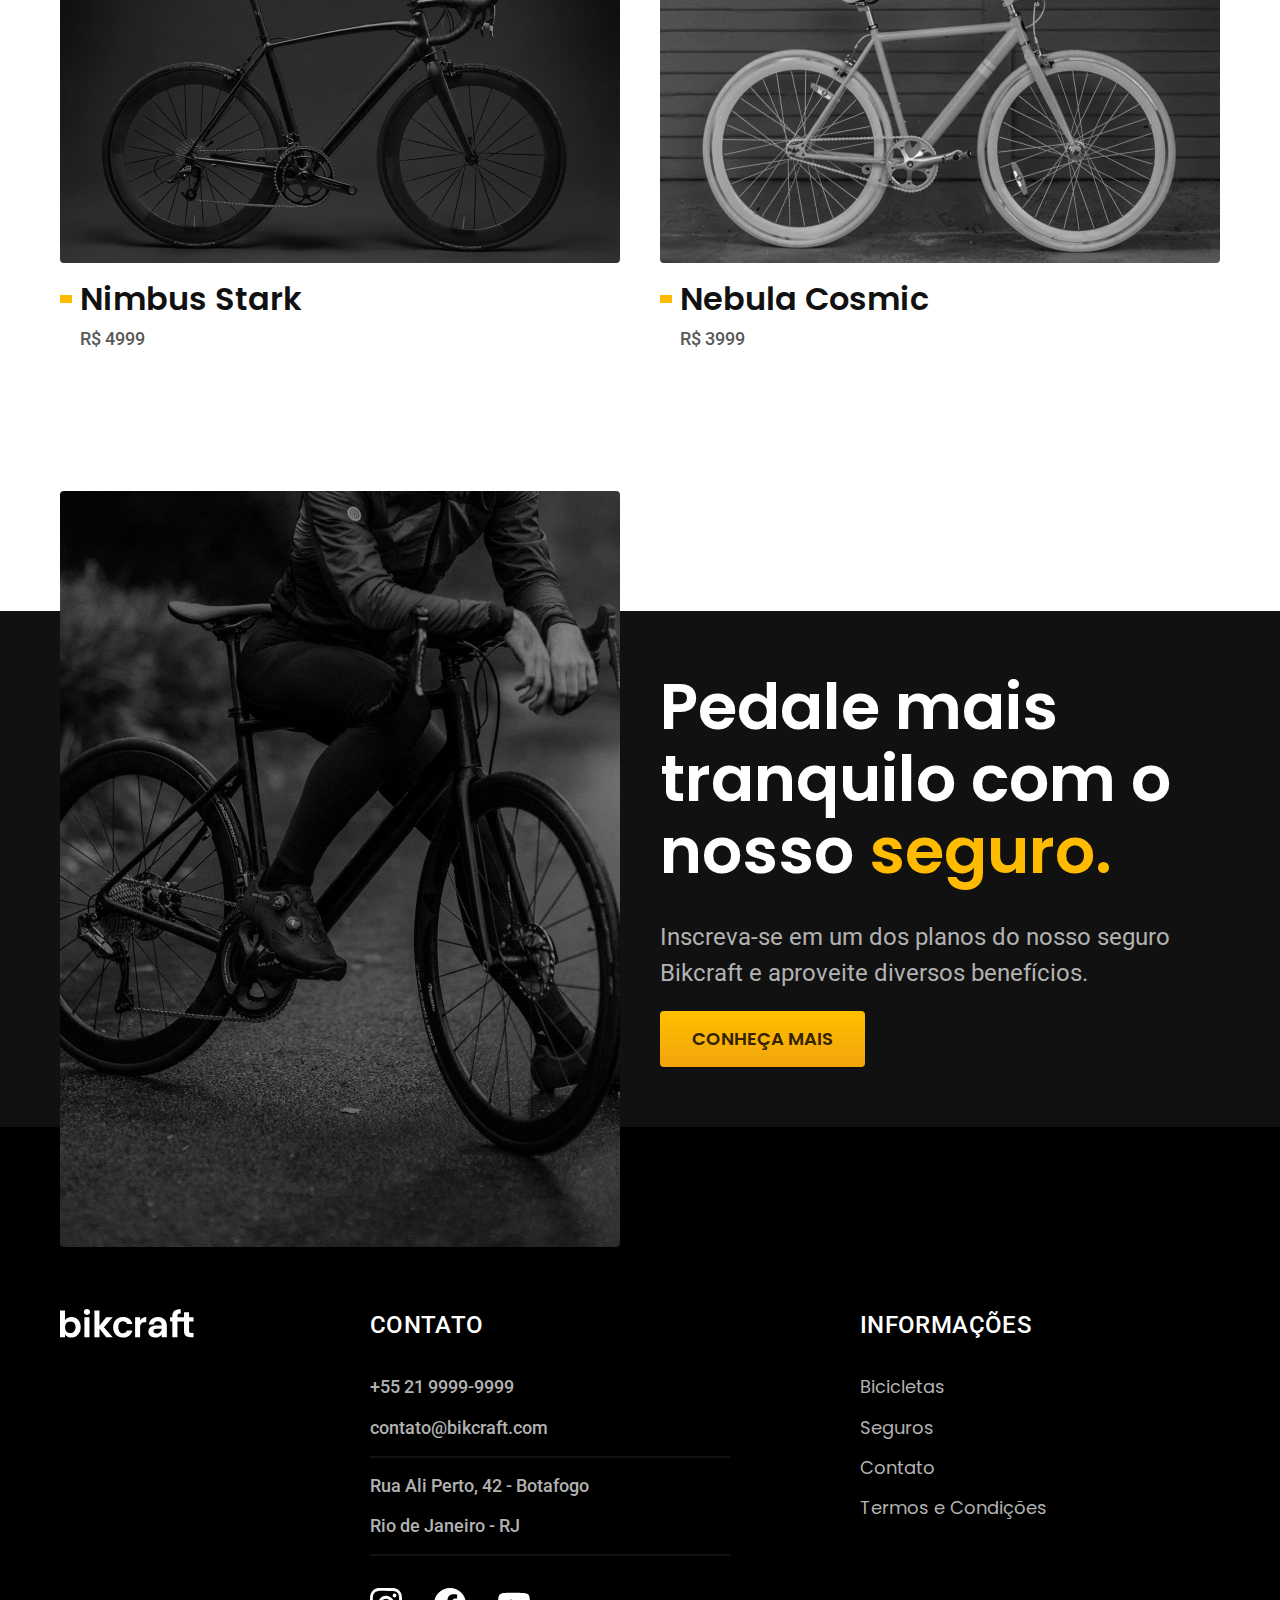
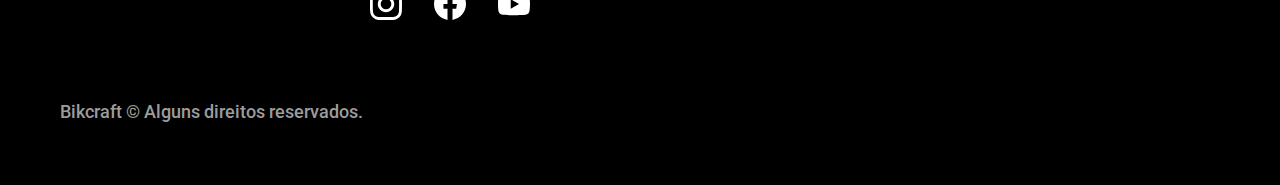
<file: bicicletas/magic.html>
<!DOCTYPE html>
<html lang="pt-br">

<head>
  <meta charset="UTF-8">
  <meta name="viewport" content="width=device-width, initial-scale=1.0">

  <title>Magic | Bikcraft</title>
  <meta name="description" content="Magic.">

  <link rel="stylesheet" href="../css/style.min.css">
  <link rel="icon" href="../favicon.svg" type="image/svg+xml">

 <link rel="preconnect" href="https://fonts.googleapis.com">
<link rel="preconnect" href="https://fonts.gstatic.com" crossorigin>
<link href="https://fonts.googleapis.com/css2?family=Poppins:wght@400;600&family=Roboto:wght@400;500&display=swap" rel="stylesheet">

 
   <script>document.documentElement.classList.add('js');</script></head>
<body id="bicicleta">
  <header class="header-bg">
    <div class="header container">
      <a href="../">
        <img src="../img/bikcraft.svg" alt="Bikcraft">
      </a>

      <nav aria-label="primaria">
        <ul class="header-menu font-1-m cor-0">
          <li><a href="../bicicletas.html">Bicicletas</a></li>
          <li><a href="../seguros.html">Seguros</a></li>
          <li><a href="../contato.html">Contato</a></li>
        </ul>
      </nav>
    </div>
  </header>

  <main class="titulo-bg">
    <div>
      <div class="titulo container">
        <p class="font-2-xl cor-5">R$ 2499</p>
        <h1 class="font-1-xxl cor-0">Magic Might<span class="cor-p1">.</span></h1>
      </div>
    </div>
    <div class="bicicleta container">
      <div class="bicicleta-imagens">
        <img src="../img/bicicleta/nimbus2.jpg" alt="bicicleta 1">
        <img src="../img/bicicleta/nimbus1.jpg" alt="bicicleta 2">
        <img src="../img/bicicleta/nimbus3.jpg" alt="bicicleta 3">
      </div>
      <div class="bicicleta-conteudo">
        <p class="font-2-l cor-5">A Magic Might é a melhor Bikcraft já criada pela nossa equipe. Ela vem equipada com os melhores acessórios, o que garante maior velocidade.</p>
        <div class="bicicleta-comprar">
          <a class="botao" href="../orcamento.html?tipo=bikcraft&produto=magic">Comprar Agora</a>
          <span class="font-1-xs cor-6"><img src="../img/icones/entrega.svg" alt=""> entrega em 5 dias</span>
          <span class="font-1-xs cor-6"><img src="../img/icones/estoque.svg" alt=""> 18 em estoque</span>
        </div>

        <h2 class="font-1-xs cor-0">Informações</h2>
        <ul class="bicicleta-informacoes">
          <li>
            <img src="../img/icones/eletrica.svg" alt="">
            <h3 class="font-1-m cor-0">Motor Elétrico</h3>
            <p class="font-2-xs cor-5">Permite você viajar distâncias inimaginaveis com a sua bike.</p>
          </li>
          <li>
            <img src="../img/icones/velocidade.svg" alt="">
            <h3 class="font-1-m cor-0">45 km/h</h3>
            <p class="font-2-xs cor-5">A mais rápida bicicleta elétrica disponível hoje no mercado.</p>
          </li>
          <li>
            <img src="../img/icones/rastreador.svg" alt="">
            <h3 class="font-1-m cor-0">Rastreador</h3>
            <p class="font-2-xs cor-5">Rastreador e sistema anti-furto para garantir o seu sossego.</p>
          </li>
          <li>
            <img src="../img/icones/carbono.svg" alt="">
            <h3 class="font-1-m cor-0">Fibra de Carbono</h3>
            <p class="font-2-xs cor-5">Maior proteção possível para a sua Bikcraft com fibra de carbono.</p>
          </li>
        </ul>
        <h2 class="font-1-xs cor-0">Ficha Técnica</h2>
        <ul class="bicicleta-ficha font-2-s cor-4">
          <li>Peso <span>9 kg</span></li>
          <li>Altura <span>60 cm</span></li>
          <li>Largura <span>120 cm</span></li>
          <li>Profundidade <span>10 cm</span></li>
          <li>Marchas <span>16</span></li>
          <li>Roda <span>29</span></li>
        </ul>
      </div>
    </div>
  </main>

  <article class="bicicletas-lista container">
    <h2 class="font-1-xxl">escolha a sua<span class="cor-p1">.</span></h2>

    <ul>
      <li>
        <a href="./nimbus.html">
          <img src="../img/bicicletas/nimbus.jpg" alt="Bicicleta preta">
          <h3 class="font-1-xl">Nimbus Stark</h3>
          <span class="font-2-m cor-8">R$ 4999</span>
        </a>
      </li>
      <li>
        <a href="./nebula.html">
          <img src="../img/bicicletas/nebula.jpg" alt="Bicicleta preta">
          <h3 class="font-1-xl">Nebula Cosmic</h3>
          <span class="font-2-m cor-8">R$ 3999</span>
        </a>
      </li>
    </ul>
  </article>

  <article class="seguro-bg">
    <div class="seguro container">
      <div class="seguro-imagem">
        <img src="../img/fotos/seguros.jpg" alt="Pessoa parada em cima de uma bicicleta.">
      </div>
      <div class="seguro-conteudo">
        <h2 class="font-1-xxl cor-0">Pedale mais tranquilo com o nosso <span class="cor-p1">seguro.</span></h2>
        <p class="font-2-l cor-5">Inscreva-se em um dos planos do nosso seguro Bikcraft e aproveite diversos benefícios.</p>
        <a class="botao" href="../seguros.html">Conheça Mais</a>
      </div>
    </div>
  </article>

  <footer class="footer-bg">
    <div class="footer container">
      <img src="../img/bikcraft.svg" alt="Bikcraft">
      <div class="footer-contato">
        <h3 class="font-2-l-b cor-0">Contato</h3>
        <ul class="font-2-m cor-5">
          <li><a href="tel:+552199999999">+55 21 9999-9999</a></li>
          <li><a href="mailto:contato@bikcraft.com">contato@bikcraft.com</a></li>
          <li>Rua Ali Perto, 42 - Botafogo</li>
          <li>Rio de Janeiro - RJ</li>
        </ul>
        <div class="footer-redes">
          <a href="../">
            <img src="../img/redes/instagram.svg" alt="Instagram">
          </a>
          <a href="../">
            <img src="../img/redes/facebook.svg" alt="Facebook">
          </a>
          <a href="../">
            <img src="../img/redes/youtube.svg" alt="Youtube">
          </a>
        </div>
      </div>
      <div class="footer-informacoes">
        <h3 class="font-2-l-b cor-0">Informações</h3>
        <nav>
          <ul class="font-1-m cor-5">
            <li><a href="../bicicletas.html">Bicicletas</a></li>
            <li><a href="../seguros.html">Seguros</a></li>
            <li><a href="../contato.html">Contato</a></li>
            <li><a href="../termos.html">Termos e Condições</a></li>
          </ul>
        </nav>
      </div>
      <p class="footer-copy font-2-m cor-6">Bikcraft © Alguns direitos reservados.</p>
    </div>
  </footer>
  <script src="../js/script.js"></script>
</body>
</html>
</file>
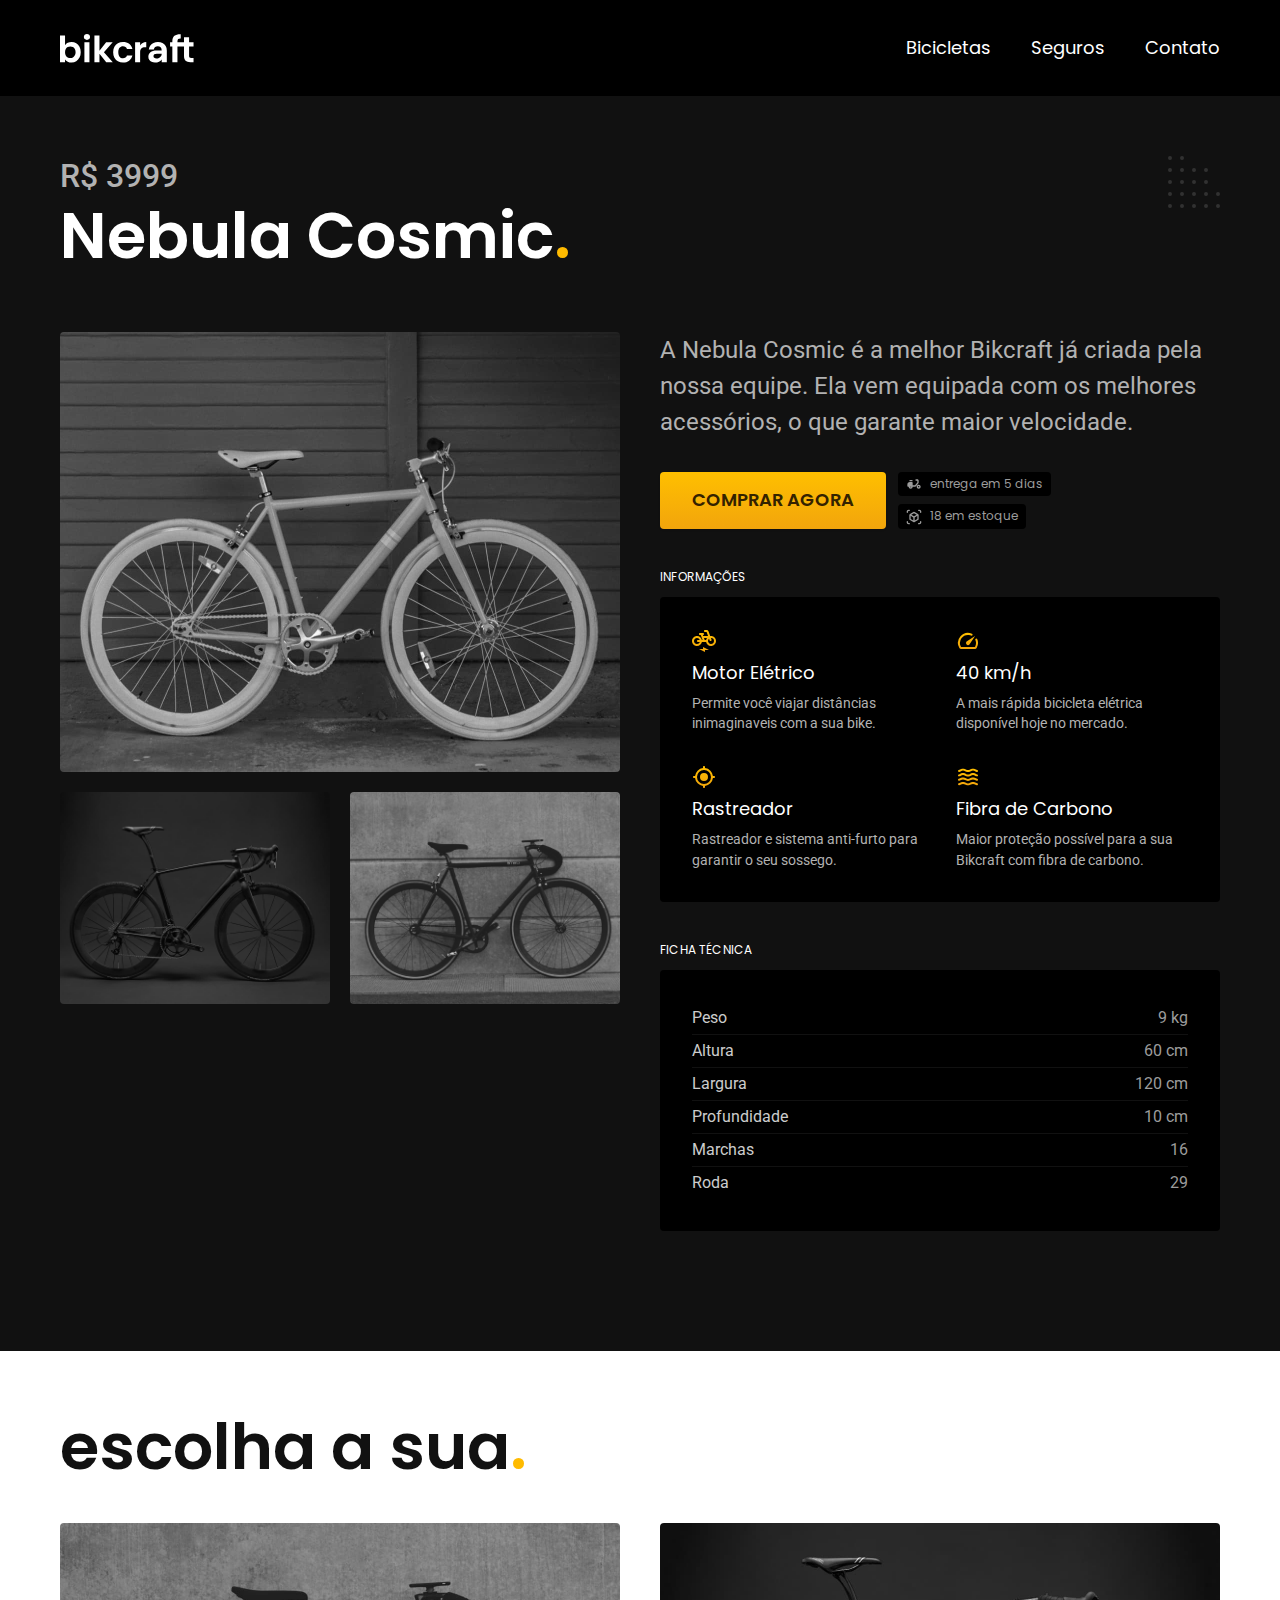
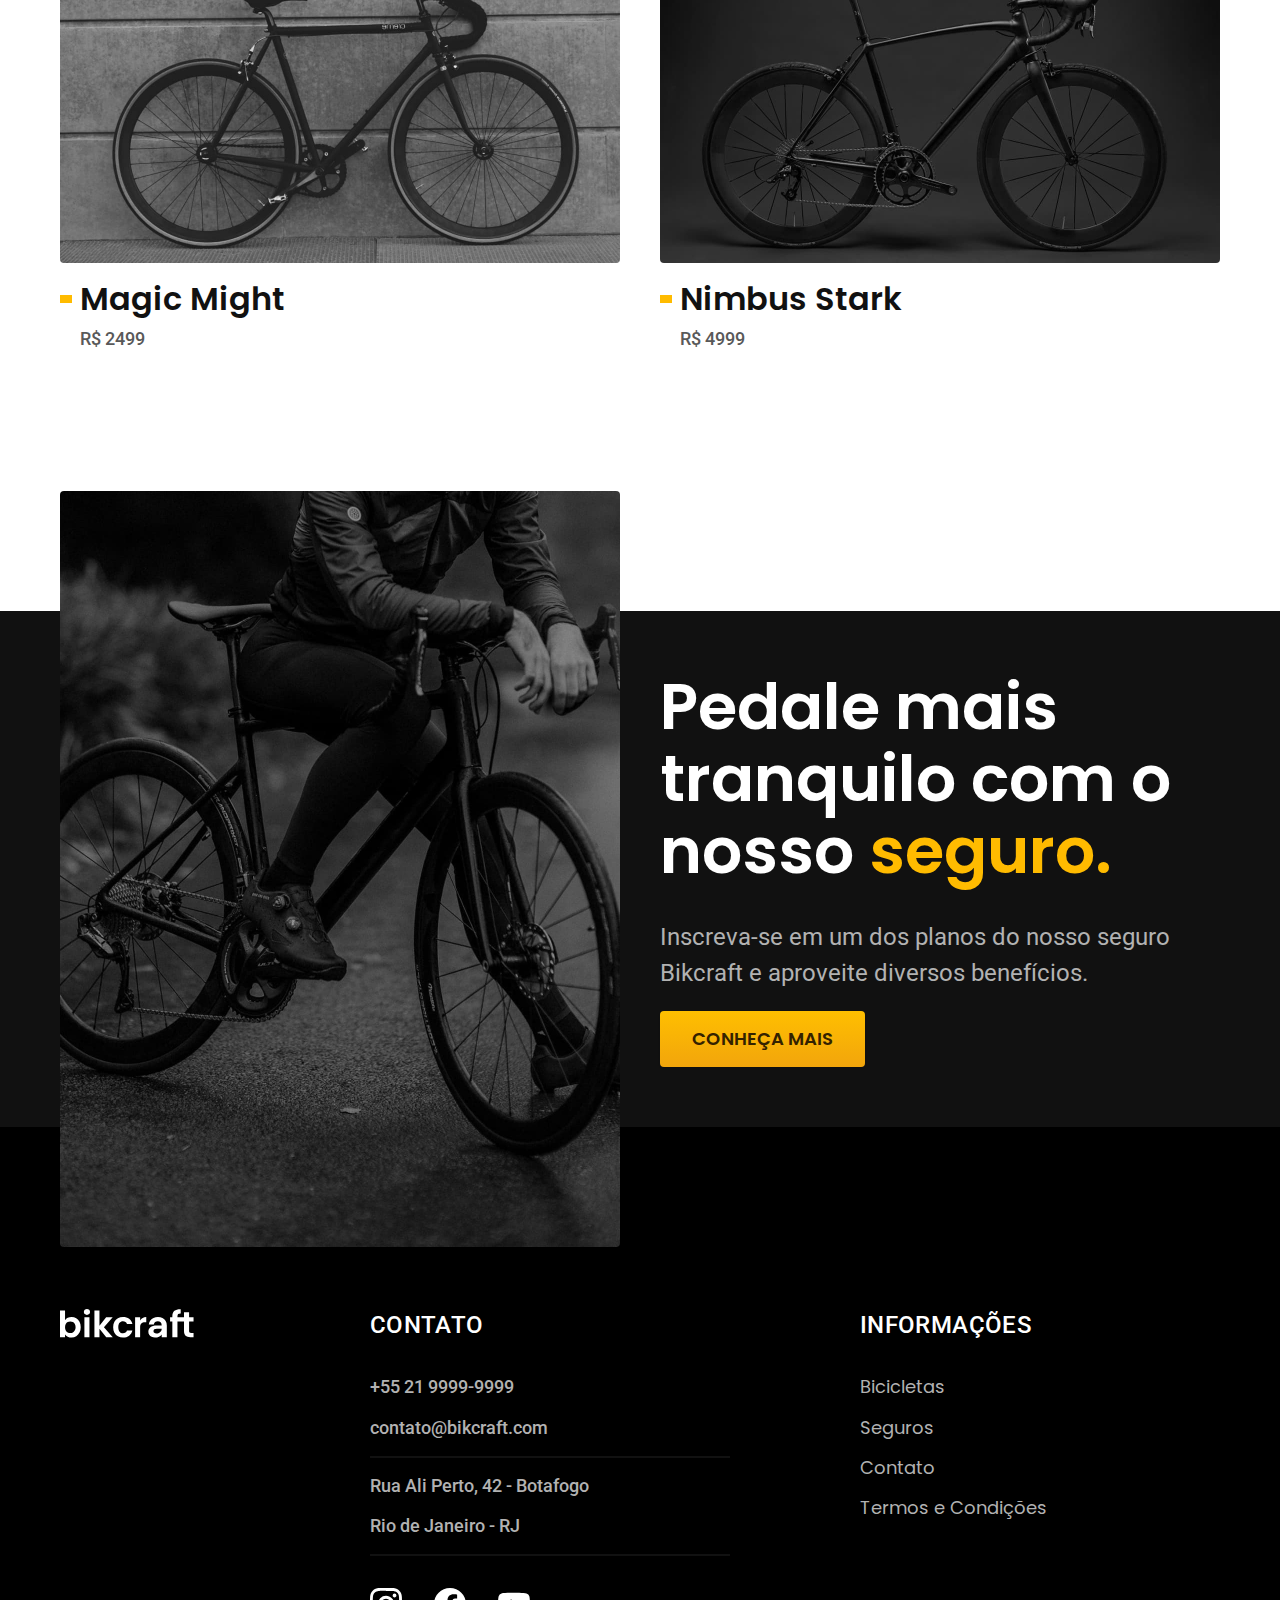
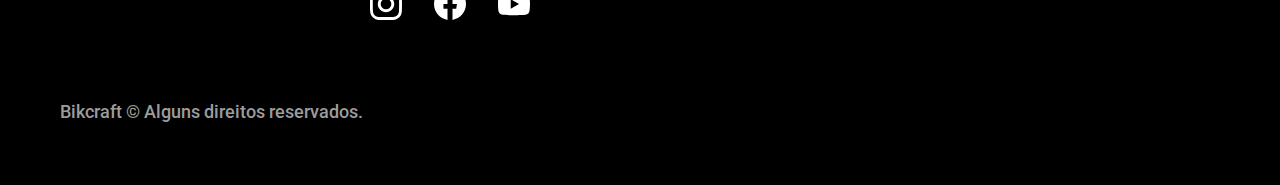
<file: bicicletas/nebula.html>
<!DOCTYPE html>
<html lang="pt-br">

<head>
  <meta charset="UTF-8">
  <meta name="viewport" content="width=device-width, initial-scale=1.0">

  <title>Nebula | Bikcraft</title>
  <meta name="description" content="Nebula.">

  <link rel="stylesheet" href="../css/style.min.css">
  <link rel="icon" href="../favicon.svg" type="image/svg+xml">

 <link rel="preconnect" href="https://fonts.googleapis.com">
<link rel="preconnect" href="https://fonts.gstatic.com" crossorigin>
<link href="https://fonts.googleapis.com/css2?family=Poppins:wght@400;600&family=Roboto:wght@400;500&display=swap" rel="stylesheet">

 
   <script>document.documentElement.classList.add('js');</script></head>
<body id="bicicleta">
  <header class="header-bg">
    <div class="header container">
      <a href="../">
        <img src="../img/bikcraft.svg" alt="Bikcraft">
      </a>

      <nav aria-label="primaria">
        <ul class="header-menu font-1-m cor-0">
          <li><a href="../bicicletas.html">Bicicletas</a></li>
          <li><a href="../seguros.html">Seguros</a></li>
          <li><a href="../contato.html">Contato</a></li>
        </ul>
      </nav>
    </div>
  </header>

  <main class="titulo-bg">
    <div>
      <div class="titulo container">
        <p class="font-2-xl cor-5">R$ 3999</p>
        <h1 class="font-1-xxl cor-0">Nebula Cosmic<span class="cor-p1">.</span></h1>
      </div>
    </div>
    <div class="bicicleta container">
      <div class="bicicleta-imagens">
        <img src="../img/bicicleta/nimbus3.jpg" alt="bicicleta 1">
        <img src="../img/bicicleta/nimbus1.jpg" alt="bicicleta 2">
        <img src="../img/bicicleta/nimbus2.jpg" alt="bicicleta 3">
      </div>
      <div class="bicicleta-conteudo">
        <p class="font-2-l cor-5">A Nebula Cosmic é a melhor Bikcraft já criada pela nossa equipe. Ela vem equipada com os melhores acessórios, o que garante maior velocidade.</p>
        <div class="bicicleta-comprar">
          <a class="botao" href="../orcamento.html?tipo=bikcraft&produto=nebula">Comprar Agora</a>
          <span class="font-1-xs cor-6"><img src="../img/icones/entrega.svg" alt=""> entrega em 5 dias</span>
          <span class="font-1-xs cor-6"><img src="../img/icones/estoque.svg" alt=""> 18 em estoque</span>
        </div>

        <h2 class="font-1-xs cor-0">Informações</h2>
        <ul class="bicicleta-informacoes">
          <li>
            <img src="../img/icones/eletrica.svg" alt="">
            <h3 class="font-1-m cor-0">Motor Elétrico</h3>
            <p class="font-2-xs cor-5">Permite você viajar distâncias inimaginaveis com a sua bike.</p>
          </li>
          <li>
            <img src="../img/icones/velocidade.svg" alt="">
            <h3 class="font-1-m cor-0">40 km/h</h3>
            <p class="font-2-xs cor-5">A mais rápida bicicleta elétrica disponível hoje no mercado.</p>
          </li>
          <li>
            <img src="../img/icones/rastreador.svg" alt="">
            <h3 class="font-1-m cor-0">Rastreador</h3>
            <p class="font-2-xs cor-5">Rastreador e sistema anti-furto para garantir o seu sossego.</p>
          </li>
          <li>
            <img src="../img/icones/carbono.svg" alt="">
            <h3 class="font-1-m cor-0">Fibra de Carbono</h3>
            <p class="font-2-xs cor-5">Maior proteção possível para a sua Bikcraft com fibra de carbono.</p>
          </li>
        </ul>
        <h2 class="font-1-xs cor-0">Ficha Técnica</h2>
        <ul class="bicicleta-ficha font-2-s cor-4">
          <li>Peso <span>9 kg</span></li>
          <li>Altura <span>60 cm</span></li>
          <li>Largura <span>120 cm</span></li>
          <li>Profundidade <span>10 cm</span></li>
          <li>Marchas <span>16</span></li>
          <li>Roda <span>29</span></li>
        </ul>
      </div>
    </div>
  </main>

  <article class="bicicletas-lista container">
    <h2 class="font-1-xxl">escolha a sua<span class="cor-p1">.</span></h2>

    <ul>
      <li>
        <a href="./magic.html">
          <img src="../img/bicicletas/magic.jpg" alt="Bicicleta preta">
          <h3 class="font-1-xl">Magic Might</h3>
          <span class="font-2-m cor-8">R$ 2499</span>
        </a>
      </li>
      <li>
        <a href="./nimbus.html">
          <img src="../img/bicicletas/nimbus.jpg" alt="Bicicleta preta">
          <h3 class="font-1-xl">Nimbus Stark</h3>
          <span class="font-2-m cor-8">R$ 4999</span>
        </a>
      </li>
    </ul>
  </article>

  <article class="seguro-bg">
    <div class="seguro container">
      <div class="seguro-imagem">
        <img src="../img/fotos/seguros.jpg" alt="Pessoa parada em cima de uma bicicleta.">
      </div>
      <div class="seguro-conteudo">
        <h2 class="font-1-xxl cor-0">Pedale mais tranquilo com o nosso <span class="cor-p1">seguro.</span></h2>
        <p class="font-2-l cor-5">Inscreva-se em um dos planos do nosso seguro Bikcraft e aproveite diversos benefícios.</p>
        <a class="botao" href="../seguros.html">Conheça Mais</a>
      </div>
    </div>
  </article>

  <footer class="footer-bg">
    <div class="footer container">
      <img src="../img/bikcraft.svg" alt="Bikcraft">
      <div class="footer-contato">
        <h3 class="font-2-l-b cor-0">Contato</h3>
        <ul class="font-2-m cor-5">
          <li><a href="tel:+552199999999">+55 21 9999-9999</a></li>
          <li><a href="mailto:contato@bikcraft.com">contato@bikcraft.com</a></li>
          <li>Rua Ali Perto, 42 - Botafogo</li>
          <li>Rio de Janeiro - RJ</li>
        </ul>
        <div class="footer-redes">
          <a href="../">
            <img src="../img/redes/instagram.svg" alt="Instagram">
          </a>
          <a href="../">
            <img src="../img/redes/facebook.svg" alt="Facebook">
          </a>
          <a href="../">
            <img src="../img/redes/youtube.svg" alt="Youtube">
          </a>
        </div>
      </div>
      <div class="footer-informacoes">
        <h3 class="font-2-l-b cor-0">Informações</h3>
        <nav>
          <ul class="font-1-m cor-5">
            <li><a href="../bicicletas.html">Bicicletas</a></li>
            <li><a href="../seguros.html">Seguros</a></li>
            <li><a href="../contato.html">Contato</a></li>
            <li><a href="../termos.html">Termos e Condições</a></li>
          </ul>
        </nav>
      </div>
      <p class="footer-copy font-2-m cor-6">Bikcraft © Alguns direitos reservados.</p>
    </div>
  </footer>
  <script src="../js/script.js"></script>
</body>
</html>
</file>
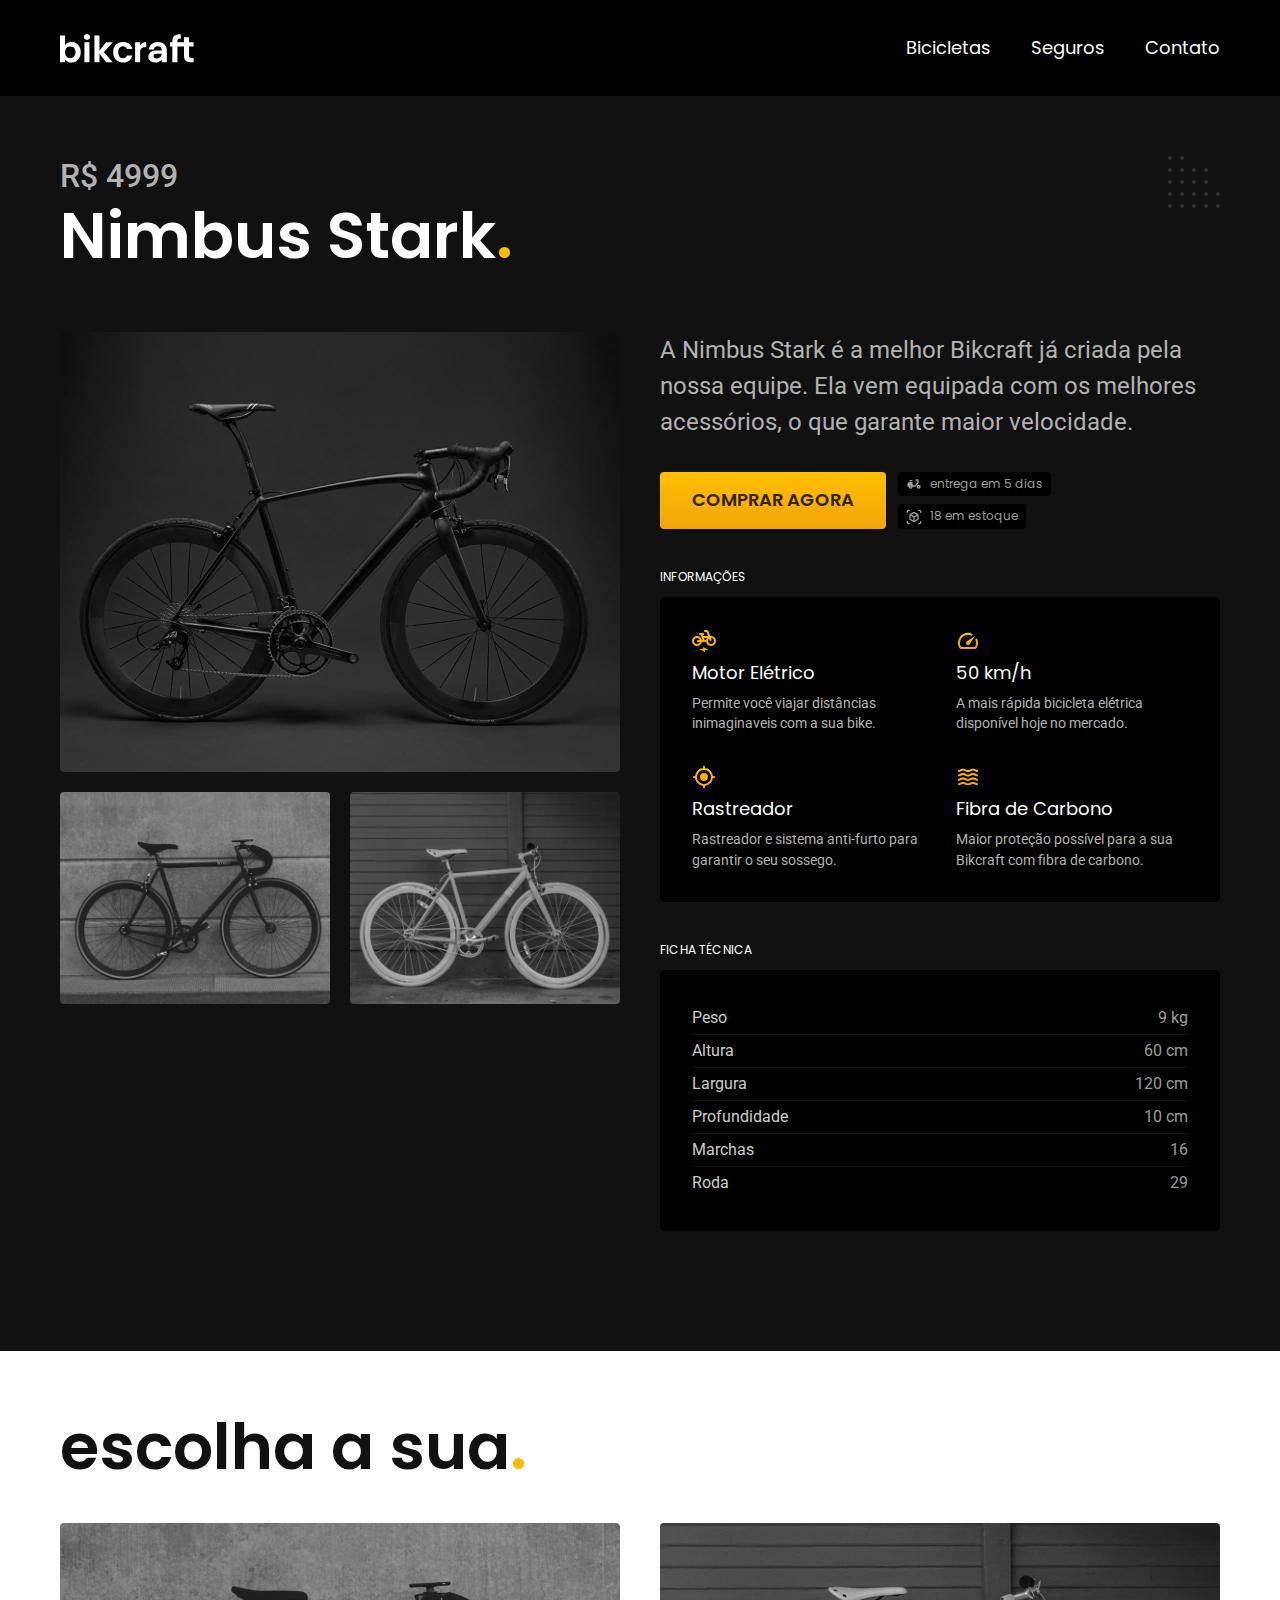
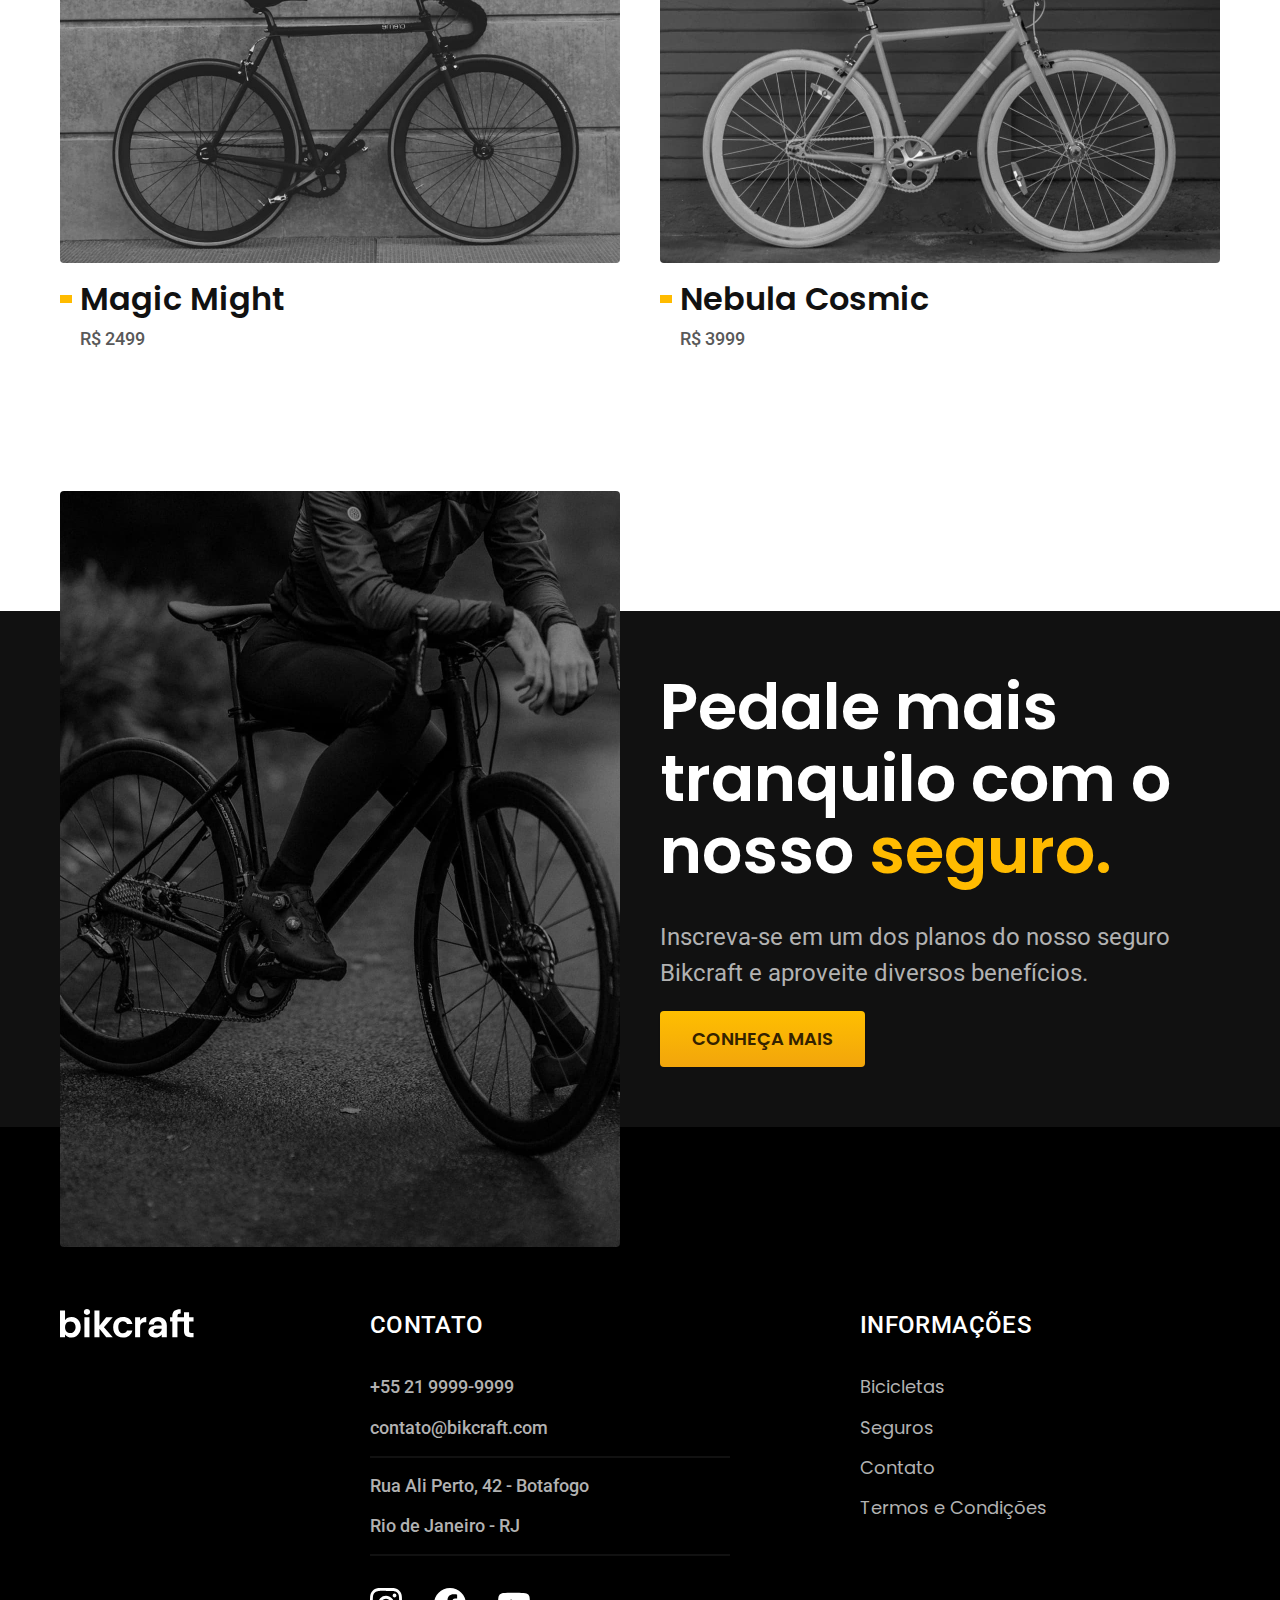
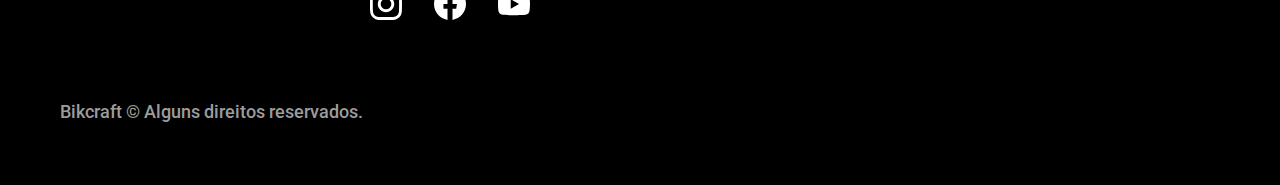
<file: bicicletas/nimbus.html>
<!DOCTYPE html>
<html lang="pt-br">

<head>
  <meta charset="UTF-8">
  <meta name="viewport" content="width=device-width, initial-scale=1.0">

  <title>Nimbus | Bikcraft</title>
  <meta name="description" content="Nimbus.">

  <link rel="stylesheet" href="../css/style.min.css">
  <link rel="icon" href="../favicon.svg" type="image/svg+xml">

 <link rel="preconnect" href="https://fonts.googleapis.com">
<link rel="preconnect" href="https://fonts.gstatic.com" crossorigin>
<link href="https://fonts.googleapis.com/css2?family=Poppins:wght@400;600&family=Roboto:wght@400;500&display=swap" rel="stylesheet">

 
   <script>document.documentElement.classList.add('js');</script></head>
<body id="bicicleta">
  <header class="header-bg">
    <div class="header container">
      <a href="../">
        <img src="../img/bikcraft.svg" alt="Bikcraft">
      </a>

      <nav aria-label="primaria">
        <ul class="header-menu font-1-m cor-0">
          <li><a href="../bicicletas.html">Bicicletas</a></li>
          <li><a href="../seguros.html">Seguros</a></li>
          <li><a href="../contato.html">Contato</a></li>
        </ul>
      </nav>
    </div>
  </header>

  <main class="titulo-bg">
    <div>
      <div class="titulo container">
        <p class="font-2-xl cor-5">R$ 4999</p>
        <h1 class="font-1-xxl cor-0">Nimbus Stark<span class="cor-p1">.</span></h1>
      </div>
    </div>
    <div class="bicicleta container">
      <div class="bicicleta-imagens">
        <img src="../img/bicicleta/nimbus1.jpg" alt="bicicleta 1">
        <img src="../img/bicicleta/nimbus2.jpg" alt="bicicleta 2">
        <img src="../img/bicicleta/nimbus3.jpg" alt="bicicleta 3">
      </div>
      <div class="bicicleta-conteudo">
        <p class="font-2-l cor-5">A Nimbus Stark é a melhor Bikcraft já criada pela nossa equipe. Ela vem equipada com os melhores acessórios, o que garante maior velocidade.</p>
        <div class="bicicleta-comprar">
          <a class="botao" href="../orcamento.html?tipo=bikcraft&produto=nimbus">Comprar Agora</a>
          <span class="font-1-xs cor-6"><img src="../img/icones/entrega.svg" alt=""> entrega em 5 dias</span>
          <span class="font-1-xs cor-6"><img src="../img/icones/estoque.svg" alt=""> 18 em estoque</span>
        </div>

        <h2 class="font-1-xs cor-0">Informações</h2>
        <ul class="bicicleta-informacoes">
          <li>
            <img src="../img/icones/eletrica.svg" alt="">
            <h3 class="font-1-m cor-0">Motor Elétrico</h3>
            <p class="font-2-xs cor-5">Permite você viajar distâncias inimaginaveis com a sua bike.</p>
          </li>
          <li>
            <img src="../img/icones/velocidade.svg" alt="">
            <h3 class="font-1-m cor-0">50 km/h</h3>
            <p class="font-2-xs cor-5">A mais rápida bicicleta elétrica disponível hoje no mercado.</p>
          </li>
          <li>
            <img src="../img/icones/rastreador.svg" alt="">
            <h3 class="font-1-m cor-0">Rastreador</h3>
            <p class="font-2-xs cor-5">Rastreador e sistema anti-furto para garantir o seu sossego.</p>
          </li>
          <li>
            <img src="../img/icones/carbono.svg" alt="">
            <h3 class="font-1-m cor-0">Fibra de Carbono</h3>
            <p class="font-2-xs cor-5">Maior proteção possível para a sua Bikcraft com fibra de carbono.</p>
          </li>
        </ul>
        <h2 class="font-1-xs cor-0">Ficha Técnica</h2>
        <ul class="bicicleta-ficha font-2-s cor-4">
          <li>Peso <span>9 kg</span></li>
          <li>Altura <span>60 cm</span></li>
          <li>Largura <span>120 cm</span></li>
          <li>Profundidade <span>10 cm</span></li>
          <li>Marchas <span>16</span></li>
          <li>Roda <span>29</span></li>
        </ul>
      </div>
    </div>
  </main>

  <article class="bicicletas-lista container">
    <h2 class="font-1-xxl">escolha a sua<span class="cor-p1">.</span></h2>

    <ul>
      <li>
        <a href="./magic.html">
          <img src="../img/bicicletas/magic.jpg" alt="Bicicleta preta">
          <h3 class="font-1-xl">Magic Might</h3>
          <span class="font-2-m cor-8">R$ 2499</span>
        </a>
      </li>
      <li>
        <a href="./nebula.html">
          <img src="../img/bicicletas/nebula.jpg" alt="Bicicleta preta">
          <h3 class="font-1-xl">Nebula Cosmic</h3>
          <span class="font-2-m cor-8">R$ 3999</span>
        </a>
      </li>
    </ul>
  </article>

  <article class="seguro-bg">
    <div class="seguro container">
      <div class="seguro-imagem">
        <img src="../img/fotos/seguros.jpg" alt="Pessoa parada em cima de uma bicicleta.">
      </div>
      <div class="seguro-conteudo">
        <h2 class="font-1-xxl cor-0">Pedale mais tranquilo com o nosso <span class="cor-p1">seguro.</span></h2>
        <p class="font-2-l cor-5">Inscreva-se em um dos planos do nosso seguro Bikcraft e aproveite diversos benefícios.</p>
        <a class="botao" href="../seguros.html">Conheça Mais</a>
      </div>
    </div>
  </article>
  <footer class="footer-bg">
    <div class="footer container">
      <img src="../img/bikcraft.svg" alt="Bikcraft">
      <div class="footer-contato">
        <h3 class="font-2-l-b cor-0">Contato</h3>
        <ul class="font-2-m cor-5">
          <li><a href="tel:+552199999999">+55 21 9999-9999</a></li>
          <li><a href="mailto:contato@bikcraft.com">contato@bikcraft.com</a></li>
          <li>Rua Ali Perto, 42 - Botafogo</li>
          <li>Rio de Janeiro - RJ</li>
        </ul>
        <div class="footer-redes">
          <a href="../">
            <img src="../img/redes/instagram.svg" alt="Instagram">
          </a>
          <a href="../">
            <img src="../img/redes/facebook.svg" alt="Facebook">
          </a>
          <a href="../">
            <img src="../img/redes/youtube.svg" alt="Youtube">
          </a>
        </div>
      </div>
      <div class="footer-informacoes">
        <h3 class="font-2-l-b cor-0">Informações</h3>
        <nav>
          <ul class="font-1-m cor-5">
            <li><a href="../bicicletas.html">Bicicletas</a></li>
            <li><a href="../seguros.html">Seguros</a></li>
            <li><a href="../contato.html">Contato</a></li>
            <li><a href="../termos.html">Termos e Condições</a></li>
          </ul>
        </nav>
      </div>
      <p class="footer-copy font-2-m cor-6">Bikcraft © Alguns direitos reservados.</p>
    </div>
  </footer>
  <script src="../js/script.js"></script>
</body>
</html>
</file>
<file: css/style.min.css>
body{margin:0;font-family:Arial,Helvetica,sans-serif;color:#111}blockquote,dd,h1,h2,h3,h4,p,ul{margin:0}ul{padding:0;list-style:none}a{text-decoration:none;color:inherit}img{max-width:100%;display:block}img[src$=".jpg"]{border-radius:4px}.font-1-xs{font:400 0.75rem/1.35 Poppins,sans-serif}.font-2-xs{font:400 0.875rem/1.43 Roboto,sans-serif}.font-1-s{font:400 1rem/1.5 Poppins,sans-serif}.font-2-s{font:400 1rem/1.5 Roboto,sans-serif}.font-1-m,.font-1-m-b{font:400 1.125rem/1.35 Poppins,sans-serif}.font-1-m-b{font-weight:600}.font-2-m{font:500 1.125rem/1.35 Roboto,sans-serif}.font-1-l{font:400 1.5rem/1.5 Poppins,sans-serif}.font-2-l,.font-2-l-b{font:400 1.5rem/1.5 Roboto,sans-serif}.font-2-l-b{font-weight:500;letter-spacing:.015em;text-transform:uppercase}.font-1-xl{font:600 2rem/1.25 Poppins,sans-serif}.font-2-xl{font:500 2rem/1.25 Roboto,sans-serif}.font-1-xxl{font:600 4rem/1.125 Poppins,sans-serif}@media (max-width:1200px){.font-1-xxl{font-size:3rem}.font-2-l,.font-2-l-b{font-size:1.125rem}}@media (max-width:800px){.font-1-xxl{font-size:2rem}.font-1-xl,.font-2-xl{font-size:1.5rem}}:root{--cor-0:#ffffff;--cor-1:#f7f7f7;--cor-2:#ededed;--cor-3:#dedede;--cor-4:#cccccc;--cor-5:#b2b2b2;--cor-6:#9c9c9c;--cor-7:#717171;--cor-8:#595959;--cor-9:#404040;--cor-10:#2e2e2e;--cor-11:#111111;--cor-12:#000000;--cor-p1:#ffbb00;--cor-p2:#e4a30b;--cor-p3:#a66f00;--cor-p4:#664400;--cor-p5:#332200}.cor-0{color:#fff}.cor-1{color:var(--cor-1)}.cor-2{color:var(--cor-2)}.cor-3{color:var(--cor-3)}.cor-4{color:var(--cor-4)}.cor-5{color:#b2b2b2}.cor-6{color:var(--cor-6)}.cor-7{color:var(--cor-7)}.cor-8{color:var(--cor-8)}.cor-9{color:var(--cor-9)}.cor-10{color:var(--cor-10)}.cor-11{color:var(--cor-11)}.cor-12{color:var(--cor-12)}.cor-p1{color:var(--cor-p1)}.cor-p2{color:var(--cor-p2)}.cor-p3{color:var(--cor-p3)}.cor-p4{color:var(--cor-p4)}.cor-p5{color:var(--cor-p5)}.js .fadeInDown{transform:translate3d(0,-20px,0)}.js .fadeInUp{transform:translate3d(0,20px,0)}.js .fadeInRight{transform:translate3d(20px,0,0)}.js .fadeInLeft{transform:translate3d(-20px,0,0)}.js [data-anime]{opacity:0}.js .anime{opacity:1;transform:none;transition:transform .8s,opacity .8s}.header-bg{background-color:var(--cor-12)}.header{display:flex;flex-wrap:wrap;gap:20px;justify-content:space-between;align-items:center;padding-top:20px;padding-bottom:20px}.header-menu{display:flex;flex-wrap:wrap;gap:40px;font-size:18px;position:relative;font-family:poppins;font-weight:400}.header-menu a{display:inline-block;padding:16px 0;position:relative}.header-menu a:after{content:"";display:block;height:2px;width:0;background:var(--cor-0);margin-top:4px;transition:.3s;position:absolute}.header-menu a.ativo::after,.header-menu a:hover::after{width:100%}@media (max-width:800px){.header-menu{gap:20px}.header-menu a{background:var(--cor-11);padding:12px 16px;border-radius:4px}.header-menu a:hover{background-color:var(--cor-10)}.header a::after{display:none}}@media (max-width:600px){.header-menu{gap:12px}.header-menu a{padding:8px 12px;font-size:14px}}.footer-bg{background-color:var(--cor-12)}.footer{display:grid;grid-template-columns:3fr 5fr 4fr;gap:40px;padding-top:60px;padding-bottom:60px}.footer h3{margin-bottom:32px}.footer-contato ul{margin-bottom:32px}.footer-contato li:nth-child(2n):after{content:"";display:block;max-width:360px;height:2px;background:var(--cor-11);margin-top:16px}.footer li{margin-bottom:16px}.footer-redes{display:flex;gap:32px}.footer a:hover{color:var(--cor-0)}.footer-copy{grid-column:1/-1;margin-top:40px}@media (max-width:800px){.footer>img{display:none}.footer{grid-template-columns:1fr 1fr}}@media (max-width:600px){.footer{grid-template-columns:1fr;gap:60px}.footer-copy{margin-top:0}}.container{box-sizing:border-box;max-width:1200px;padding-left:20px;padding-right:20px;margin-left:auto;margin-right:auto}.botao{display:inline-block;padding:16px 32px;background:linear-gradient(#ffbf00,#f2a50c);border-radius:4px;box-shadow:0 1px 2px rgba(0,0,0,.1);text-transform:uppercase;color:var(--cor-p5);font:600 1.125rem/1.35 Poppins,sans-serif;max-width:max-content;border:none;cursor:pointer}.botao:hover{background:linear-gradient(#ffb60d,#e59317)}.botao.secundario{background:var(--cor-10);color:var(--cor-2)}.botao.secundario:hover{background:var(--cor-9)}.botao.seta{display:flex;align-items:center}.botao.seta::after{content:"";display:inline-block;width:18px;height:10px;margin-left:12px;background:url("../img/icones/seta.svg");transition:transform .2s}.botao.seta:hover::after{transform:translateX(4px)}@media (max-width:600px){.botao{padding:12px 16px;font-size:1rem}}.link{display:inline-block;color:var(--cor-p1);font:500 1.5rem/1.5 Poppins,sans-serif;text-transform:uppercase}.link::after{content:"";display:block;width:100%;height:4px;background-color:currentColor}.link:hover{color:var(--cor-0)}.titulo-bg{padding-top:60px;padding-bottom:60px;background-color:var(--cor-11)}.titulo{background:url("../img/dec/top-right.svg") no-repeat top right 20px}.titulo p{margin-bottom:4px}@media (max-width:800px){.titulo-bg{padding-top:40px;padding-bottom:40px}.titulo p{font-size:1rem;text-transform:lowercase;font-weight:400}}.form{display:grid;grid-template-columns:1fr 1fr;gap:20px}.form label{display:block;font:600 1rem/1.5 Poppins,sans-serif;margin-bottom:4px}.form .col-2{grid-column:span 2}.form input[type=email],.form input[type=text],.form textarea{font:400 1rem/1.5 Roboto,sans-serif;background:var(--cor-1);border:1px solid var(--cor-2);padding:12px;border-radius:4px;width:100%;box-sizing:border-box}.form input[type=email]:focus,.form input[type=text]:focus,.form textarea:focus{outline:0;border-color:var(--cor-p1);background:var(--cor-0);box-shadow:0 0 0 2px #fea}@media (max-width:600px){.form{grid-template-columns:1fr}.form .col-2{grid-column:1}}.introducao-bg{background:var(--cor-12) url("../img/dec/bottom-left.svg") no-repeat bottom 160px left 20px;box-shadow:inset 0 -120px var(--cor-0)}.introducao{display:grid;grid-template-columns:1fr 1fr;gap:0 40px}.introducao-conteudo{align-self:end;padding-bottom:200px}.introducao img{width:100%;height:100%;object-fit:cover;border-radius:4px}.introducao h1{margin-bottom:32px}.introducao p{margin-bottom:20px}@media (max-width:1200px){.introducao h1{font-size:48px}.introducao p{font-size:18px}}@media (max-width:800px){.introducao-bg{background:var(--cor-11);padding-top:40px;box-shadow:inset 0 -60px #fff}.introducao{grid-template-columns:1fr;gap:32px}.introducao-conteudo{padding-bottom:0}.introducao h1{font-size:32px;margin-bottom:16px}.introducao img{height:300px;width:100%}}.tecnologia-bg{background-color:var(--cor-11);box-shadow:inset 0 80px var(--cor-0),inset 0 -80px var(--cor-0)}.tecnologia{display:grid;grid-template-columns:1fr 1fr;gap:40px}.tecnologia-imagem img{width:100%;height:100%;object-fit:cover;object-position:left}.tecnologia-conteudo{padding-top:160px;padding-bottom:160px}.tecnologia-conteudo>span{display:block;margin-bottom:20px}.tecnologia-conteudo h2{margin-bottom:32px}.tecnologia-conteudo>p{margin-bottom:20px}.tecnologia a{margin-bottom:80px}.tecnologia-vantagens{display:flex;gap:40px}.tecnologia-vantagens h3{margin-bottom:8px;width:max-content}.tecnologia-vantagens img{width:24px;margin-bottom:8px}@media (max-width:800px){.tecnologia-bg{box-shadow:initial}.tecnologia{grid-template-columns:1fr}.tecnologia-conteudo{padding-top:60px;padding-bottom:60px}.tecnologia-imagem{display:none}.tecnologia a{margin-bottom:60px}}@media (max-width:600px){.tecnologia-vantagens{flex-direction:column}}.parceiros{padding-top:60px;padding-bottom:120px}.parceiros h2{margin-bottom:60px}.parceiros ul{padding:0 20px;max-width:1400px;display:grid;grid-template-columns:repeat(4,1fr);margin:0 auto}.parceiros li{display:flex;padding:32px;border-left:2px solid var(--cor-2)}.parceiros img{margin:auto}.parceiros li:first-child,.parceiros li:nth-child(5){border-left:none}.parceiros li:nth-child(n+5){border-top:2px solid var(--cor-2)}@media (max-width:800px){.parceiros{padding-bottom:60px}.parceiros li{padding:20px}.parceiros h2{margin-bottom:20px}.parceiros ul{grid-template-columns:repeat(2,1fr)}.parceiros li:nth-child(n+3){border-top:2px solid var(--cor-2)}.parceiros li:nth-child(odd){border-left:none}}.depoimento{display:grid;grid-template-columns:1fr 1fr;background-color:var(--cor-p1);overflow:hidden}.depoimento img{width:100%;height:100%;object-fit:cover;border-radius:0}.depoimento-conteudo{padding:40px 40px 80px 80px;align-self:end;background:url("../img/dec/bottom-right-p.svg") no-repeat bottom 40px right 40px}.depoimento-conteudo p{max-width:32ch;font-family:Merriweather,serif;font-style:italic;font-weight:900;margin-bottom:32px;position:relative}.depoimento p::after,.depoimento p::before{font-size:5rem;color:var(--cor-p2);position:absolute}.depoimento p::before{content:"“";left:-50px;top:-20px}.depoimento p::after{content:"”"}@media (min-width:1200px){.depoimento img{max-height:520px}}@media (max-width:800px){.depoimento{grid-template-columns:1fr;text-align:center}.depoimento img{max-height:200px}.depoimento-conteudo{padding:40px 20px;margin:auto}}.bicicletas-lista{padding-top:60px;padding-bottom:120px}.bicicletas-lista h2{margin-bottom:40px}.bicicletas-lista ul{display:flex;gap:40px;padding:0 20px 20px 20px;max-width:1400px;margin-left:auto;margin-right:auto;overflow-x:auto}#bicicleta .bicicletas-lista ul{padding:0 0 20px 0}.bicicletas-lista li{flex:1;min-width:280px}.bicicletas-lista a{display:block}.bicicletas-lista img{margin-bottom:16px}.bicicletas-lista h3{margin-bottom:8px;display:flex;align-items:center}.bicicletas-lista h3::before{content:"";display:inline-block;height:8px;width:12px;margin-right:8px;background-color:var(--cor-p1);transition:width .2s}.bicicletas-lista a:hover h3::before{width:24px}.bicicletas-lista li span{padding-left:20px}@media (max-width:800px){.bicicletas-lista{padding-bottom:60px}.bicicletas-lista ul{gap:20px}}.bicicletas-bg{background:linear-gradient(to right,var(--cor-0) 30%,var(--cor-11) 0)}.bicicletas{display:grid;grid-template-columns:1fr 1fr;gap:40px;padding-top:60px;padding-bottom:60px;background:url("../img/dec/top-right.svg") no-repeat top 40px right 20px}.bicicletas-imagem{display:grid}.bicicletas-imagem img{grid-area:1/1}.bicicletas-imagem span{grid-area:1/1;place-self:start end;margin-top:20px;background:var(--cor-12);display:inline-block;padding:8px 16px 8px 8px;border-radius:4px 0 0 4px}.bicicletas-conteudo{display:grid;grid-template-columns:1fr auto;align-content:start}.bicicletas h2,.bicicletas p{grid-column:1/-1}.bicicletas h2{margin-bottom:20px}.bicicletas h2::before{content:"";display:block;width:12px;height:8px;background-color:var(--cor-p1);margin-bottom:8px}.bicicletas p{margin-bottom:32px}.bicicletas a{place-self:end}.bicicletas li{display:flex;align-items:center}.bicicletas ul{display:grid;gap:16px}.bicicletas-conteudo img{width:24px;margin-right:8px}@media (max-width:800px){.bicicletas-bg{background:var(--cor-11)}.bicicletas{grid-template-columns:1fr;gap:20px;padding-top:40px;padding-bottom:40px}}@media (max-width:600px){.bicicletas-conteudo{grid-template-columns:1fr}.bicicletas ul{font-size:1rem;grid-template-columns:1fr 1fr;margin-bottom:32px}.bicicletas a{place-self:start}}.bicicleta{display:grid;grid-template-columns:1fr 1fr;align-items:start;gap:40px;padding-top:60px;padding-bottom:60px}#bicicleta .titulo p{text-transform:uppercase}.bicicleta-imagens{display:flex;flex-wrap:wrap;gap:20px}.bicicleta-imagens img{flex:1;min-width:200px}.bicicleta-imagens img:first-child{min-width:100%}.bicicleta-conteudo>p{margin-bottom:32px}.bicicleta-comprar{display:grid;grid-template-columns:max-content auto;align-items:center;justify-items:start;gap:8px 12px;margin-bottom:40px}.bicicleta-comprar a{grid-row:span 2}.bicicleta-comprar span{display:flex;align-items:center;background-color:var(--cor-12);gap:8px;padding:4px 8px;border-radius:4px}.bicicleta-conteudo h2{text-transform:uppercase;letter-spacing:.015em;margin-bottom:12px}.bicicleta-ficha,.bicicleta-informacoes{padding:32px;background-color:var(--cor-12);border-radius:4px}.bicicleta-informacoes{margin-bottom:40px;display:grid;grid-template-columns:1fr 1fr;gap:32px}.bicicleta-informacoes img{width:24px;margin-bottom:8px}.bicicleta-informacoes h3{margin-bottom:8px}.bicicleta-ficha li{padding:4px 0;display:flex;justify-content:space-between;border-bottom:1px solid var(--cor-11)}.bicicleta-ficha li:last-child{border-bottom:none}.bicicleta-ficha span{color:var(--cor-6)}@media (max-width:800px){.bicicleta{grid-template-columns:1fr;padding-top:40px;padding-bottom:40px}.bicicleta-imagens{grid-row:2}}@media (max-width:400px){.bicicleta-informacoes{grid-template-columns:1fr}.bicicleta-comprar{grid-template-columns:1fr}}.seguro-bg{background-color:var(--cor-11);box-shadow:inset 0 120px var(--cor-0),inset 0 -120px var(--cor-12)}.seguro{display:grid;grid-template-columns:1fr 1fr;gap:40px}.seguro-imagem img{width:100%;height:100%;object-fit:cover}.seguro-conteudo{padding-top:180px;padding-bottom:180px}.seguro h2{margin-bottom:32px}.seguro p{margin-bottom:20px}@media (max-width:800px){.seguro-bg{box-shadow:inset 0 -60px var(--cor-12)}.seguro{grid-template-columns:1fr}.seguro-conteudo{grid-row:1;padding-top:40px;padding-bottom:0}}.seguros-bg{background:var(--cor-11)}.seguros{padding-top:60px;padding-bottom:60px;display:grid;grid-template-columns:1fr 1fr;gap:40px;align-items:center}#seguros .seguros{padding-top:0}.seguros h2{grid-column:1/-1}.seguros-item{background-color:var(--cor-12);padding:32px 32px 32px 60px;display:grid;grid-template-columns:1fr auto;border-radius:4px}.seguros-item h3{margin-bottom:40px}.seguros-item span{grid-column:2;display:block;text-align:right}.seguros-item ul{grid-column:1/-1;margin-bottom:32px}.seguros-item li{display:flex;align-items:center;position:relative}.seguros-item li+li{margin-top:20px}.seguros-item li::before{content:"";display:inline-block;width:13px;height:9px;background-image:url("../img/icones/lista.svg");position:absolute;left:-21px}.seguros-item a{grid-column:1/-1}@media (max-width:800px){.seguros{grid-template-columns:1fr}}.vantagens-bg{background-color:var(--cor-12)}.vantagens{padding-top:120px;padding-bottom:120px}.vantagens h2{margin-bottom:60px}.vantagens ul{display:grid;grid-template-columns:repeat(auto-fit,minmax(280px,max-content));gap:40px 80px}.vantagens h3,.vantagens img{margin-bottom:8px}@media (max-width:800px){.vantagens{padding-top:60px;padding-bottom:60px}.vantagens h2{margin-bottom:40px}.vantagens ul{gap:20px}}.perguntas{padding-top:120px;padding-bottom:120px}.perguntas h2{margin-bottom:60px}.perguntas dl>div{padding:20px;border-radius:4px}.perguntas dl>div:nth-child(odd){background-color:var(--cor-1)}.perguntas button{display:grid;grid-template-columns:auto 1fr auto;align-items:center;gap:8px;cursor:pointer;border:none;background:0 0;width:100%;text-align:left}.perguntas button::before{content:"";display:inline-block;width:12px;height:8px;background-color:var(--cor-p1)}.perguntas button::after{content:"";display:inline-block;width:14px;height:6px;background:url("../img/icones/seta-abrir.svg");transition:.3s}.perguntas button:hover::after,.perguntas button[aria-expanded=true]::after{transform:rotate(180deg)}.js .perguntas dd{display:none}.js .perguntas dd.ativa{display:block}.perguntas dd{padding-left:20px;padding-top:16px;max-width:80ch}@media (max-width:800px){.perguntas{padding-top:60px;padding-bottom:60px}.perguntas h2{margin-bottom:40px}}#contato{background:linear-gradient(var(--cor-11) 600px,var(--cor-1) 0)}.contato{display:grid;grid-template-columns:5fr 7fr}.contato-dados,.contato-formulario{padding:60px;box-shadow:0 1px 2px rgba(0,0,0,.1)}.contato-dados{border-radius:5px 0 0 5px;background:var(--cor-12) url("../img/dec/bottom-left.svg") no-repeat bottom 20px left 20px}.contato-formulario{border-radius:0 5px 5px 0;background:var(--cor-0) url("../img/dec/bottom-right.svg") no-repeat bottom 20px right 20px}.contato-dados h2{margin-bottom:60px}.contato-endereco{margin-bottom:32px;padding-left:28px;background:url("../img/icones/local.svg") no-repeat 0 2px}.contato-endereco p{margin-bottom:8px}.contato-meios a{display:block;max-width:max-content;margin-bottom:8px;padding-left:28px}.contato-meios a:hover{color:var(--cor-0)}.contato-meios a:first-child{background:url("../img/icones/email.svg") no-repeat 0 2px}.contato-meios a:nth-child(2){margin-bottom:32px}.contato-meios a:nth-child(3){background:url("../img/icones/telefone.svg") no-repeat 0 2px;margin-bottom:60px}.contato-redes{display:flex;gap:32px;padding-left:28px}@media (max-width:800px){.contato{grid-template-columns:1fr}.contato-dados,.contato-formulario{padding:20px}.contato-dados{border-radius:5px 5px 0 0}.contato-formulario{border-radius:0 0 5px 5px;background:var(--cor-12)}.contato-dados h2,.contato-meios a:nth-child(3){margin-bottom:32px}.contato-redes{margin-bottom:12px}}.lojas{display:grid;grid-template-columns:1fr 1fr;gap:0 40px;padding-top:120px;padding-bottom:120px}.lojas h2{grid-column:1/-1;margin-bottom:60px}.lojas img{border-radius:4px 4px 0 0}.lojas-item{border-radius:4px;background:var(--cor-0);box-shadow:0 1px 2px rgba(0,0,0,.1)}.lojas-conteudo{display:grid;grid-template-columns:1fr 1fr;gap:32px 16px;padding:32px}.lojas-conteudo h3,.lojas-tempo{grid-column:1/-1}.lojas-dados{display:grid;gap:8px;border-left:2px solid var(--cor-2);padding-left:12px}.lojas-tempo{display:flex;align-items:center;gap:8px}@media (max-width:800px){.lojas{gap:20px;padding-top:60px;padding-bottom:60px}.lojas h2{margin-bottom:32px}.lojas-conteudo{grid-template-columns:1fr}}@media (max-width:600px){.lojas{grid-template-columns:1fr}}#orcamento{background:linear-gradient(var(--cor-11) 600px,var(--cor-1) 0)}.orcamento{display:grid;grid-template-columns:5fr 7fr;padding-bottom:120px}.orcamento h2{text-transform:uppercase;position:relative;display:flex;align-items:center}.orcamento h2::before{content:"";display:inline-block;width:4px;height:8px;background-color:var(--cor-p1);position:absolute;left:-12px}.orcamento-dados,.orcamento-produto{padding:60px;box-shadow:0 1px 2px rgba(0,0,0,.1)}.orcamento-produto{border-radius:5px 0 0 5px;background:var(--cor-12) url("../img/dec/bottom-left.svg") no-repeat bottom 20px left 20px;display:grid;grid-template-columns:1fr 1fr;gap:20px;align-content:start}.orcamento-produto>*{grid-column:1/-1}.orcamento-produto>label{grid-column:initial}.orcamento-produto label{font:400 1rem/1.5 Poppins,sans-serif;color:var(--cor-4);background-color:var(--cor-10);padding:12px 16px;border-radius:4px;cursor:pointer;display:grid;grid-template-columns:auto 1fr auto;align-items:center;border:1px solid var(--cor-10)}.orcamento-produto input:checked+label{background:var(--cor-0);color:var(--cor-11)}.orcamento-produto label::before{content:"";display:inline-block;box-sizing:border-box;width:12px;height:12px;border:1px solid var(--cor-6);border-radius:50%;margin-right:8px}.orcamento-produto input:checked+label::before{border-color:var(--cor-7);box-shadow:inset 0 0 0 3px var(--cor-0),inset 0 0 0 6px var(--cor-7)}.orcamento-produto label:hover{background-color:var(--cor-9);border-color:var(--cor-9)}.orcamento-produto input:focus+label{box-shadow:0 0 0 2px var(--cor-p1);border-color:var(--cor-12)}.orcamento-produto label span{display:none}.orcamento-produto input:checked+label span{display:inline-block}.orcamento-produto input{opacity:0;position:absolute;pointer-events:none}.orcamento-dados{border-radius:0 5px 5px 0;background:var(--cor-0) url("../img/dec/bottom-right.svg") no-repeat bottom 20px right 20px}.orcamento-conteudo{display:none}.orcamento-conteudo h2,.orcamento-dados h2:nth-of-type(n+2){margin-top:20px}#bikcraft:checked~#orcamento-bikcraft,#seguro:checked~#orcamento-seguro{display:grid;gap:20px}.orcamento-detalhes{display:none;background:var(--cor-0);padding:20px;grid-template-columns:1fr 1fr;border-radius:4px;align-items:center}.orcamento-detalhes li{display:flex;align-items:center;margin-bottom:8px}.orcamento-detalhes li img{width:16px;margin-right:8px}.orcamento-produto input:checked+label+.orcamento-detalhes{display:grid}@media (max-width:1200px){.orcamento-dados,.orcamento-produto{padding:32px}}@media (max-width:800px){.orcamento{grid-template-columns:1fr}.orcamento-produto{border-radius:5px 5px 0 0;background:var(--cor-12)}.orcamento-dados{border-radius:0 0 5px 5px}}@media (max-width:400px){.orcamento-produto{grid-template-columns:1fr}}.termos{padding-top:80px;padding-bottom:80px}.termos h2{font-weight:600;margin-bottom:20px}.termos p+h2{margin-top:40px}.termos p{max-width:75ch;margin-bottom:24px}
</file>
